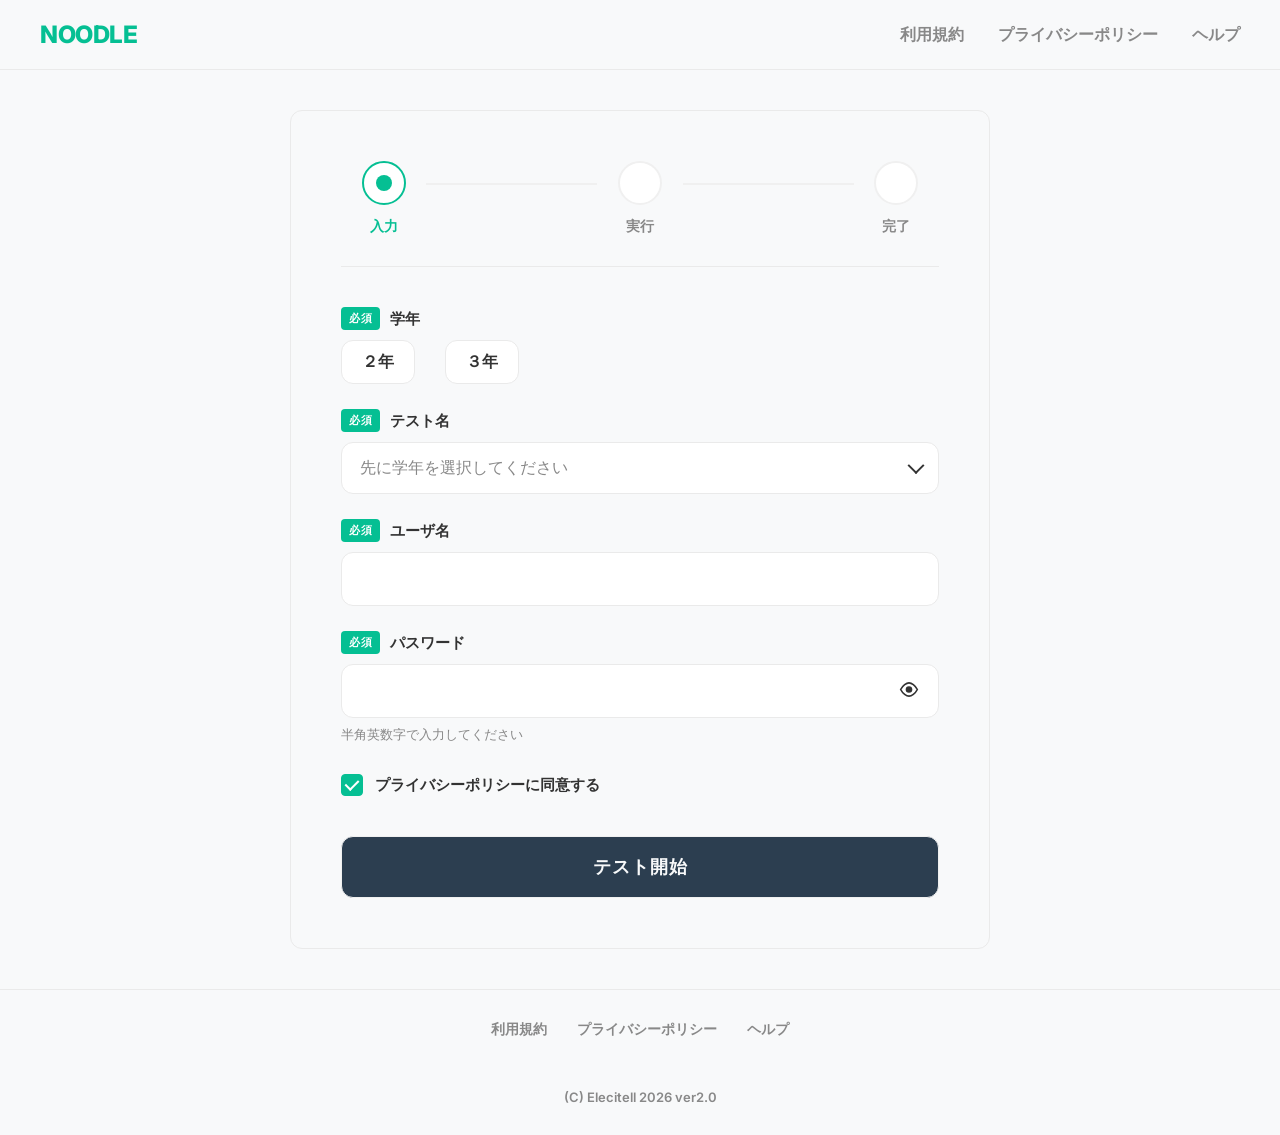
<file: index.html>
<!DOCTYPE html>
<html>

<head>
    <meta charset="UTF-8">
    <meta name="viewport" content="width=device-width, initial-scale=1">
    
    <link rel="stylesheet" href="/test.css">
    <!-- <link rel="stylesheet" href="../static/test.css"> -->

    <link rel="icon" href="data:,">
    <title>noodle</title>
</head>

<body>

    <script>
        document.addEventListener("DOMContentLoaded", function () {

            const togglePassword = document.getElementById("togglePassword");
            const password = document.getElementById("password");

            const startBtn = document.getElementById("startBtn");
            const radioButtons = document.querySelectorAll("input[name='grade']");
            const usernameInput = document.querySelectorAll(".Form-Item-Input")[0];
            const passwordInput = document.querySelectorAll(".Form-Item-Input")[1];
            const policyCheck = document.querySelector(".checkboxItem input");

            // パスワード表示切替
            togglePassword.addEventListener("click", function () {
                const isPassword = password.type === "password";
                password.type = isPassword ? "text" : "password";
                this.classList.toggle("closed");
            });

            function validateForm() {
                const gradeSelected = [...radioButtons].some(r => r.checked);
                const testSelected = document.querySelectorAll("#dropdown input[name='testname']:checked").length > 0;
                const usernameFilled = usernameInput.value.trim() !== "";
                const passwordFilled = passwordInput.value.trim() !== "";
                const policyChecked = policyCheck.checked;

                const allValid = gradeSelected && testSelected && usernameFilled && passwordFilled && policyChecked;

                startBtn.disabled = !allValid;
            }

            radioButtons.forEach(r => r.addEventListener("change", validateForm));
            document.querySelectorAll("#dropdown input").forEach(cb => cb.addEventListener("change", validateForm));
            usernameInput.addEventListener("input", validateForm);
            passwordInput.addEventListener("input", validateForm);
            policyCheck.addEventListener("change", validateForm);

            validateForm();

            // startBtn allows native submit when not disabled
        });
    </script>

    <header>
        <a class="logo" href="/">noodle</a>
        <div class="row">
            <a href="/term" class="menu">利用規約</a>
            <a href="/policy" class="menu">プライバシーポリシー</a>
            <a href="/help" class="menu">ヘルプ</a>
        </div>
    </header>

    <main>
        <form class="content" method="POST" action="/run" id="testForm">

            <div class="stepper">
                <div class="step current">
                    <div class="circle"></div>
                    <div class="label">入力</div>
                </div>

                <div class="line"></div>

                <div class="step">
                    <div class="circle"></div>
                    <div class="label">実行</div>
                </div>

                <div class="line"></div>

                <div class="step">
                    <div class="circle"></div>
                    <div class="label">完了</div>
                </div>
            </div>

            <div class="Form-Item">
                <p class="Form-Item-Label">
                    <span class="Form-Item-Label-Required">必須</span>学年
                </p>

                <div class="radio-group">
                    <label>
                        <input type="radio" name="grade" value="0">
                        <span>２年</span>
                    </label>

                    <label>
                        <input type="radio" name="grade" value="1">
                        <span>３年</span>
                    </label>
                </div>
            </div>

            <div class="Form-Item">
                <p class="Form-Item-Label">
                    <span class="Form-Item-Label-Required">必須</span>テスト名
                </p>

                <div class="multi-select">
                    <div class="selected-box" id="selectedBox">
                        <span class="placeholder">先に学年を選択してください</span>
                    </div>

                    <div class="dropdown" id="dropdown" style="display: none;">
                        <!-- 2年生用の選択肢リスト -->
                        <div id="sophomore-list" class="test-list" style="display: none;">
                            <!-- Populated by JS -->
                        </div>

                        <!-- 3年生用の選択肢リスト -->
                        <div id="junior-list" class="test-list" style="display: none;">
                            <!-- Populated by JS -->
                        </div>
                    </div>
                </div>

                <script>
                    const selectedBox = document.getElementById("selectedBox");
                    const dropdown = document.getElementById("dropdown");
                    let allRadios = [];
                    const gradeRadios = document.querySelectorAll("input[name='grade']");
                    const sophomoreList = document.getElementById("sophomore-list");
                    const juniorList = document.getElementById("junior-list");

                    // Function to get currently visible radios based on grade
                    function getVisibleRadios() {
                        const activeList = sophomoreList.style.display === "block" ? sophomoreList :
                            (juniorList.style.display === "block" ? juniorList : null);
                        if (!activeList) return [];
                        return Array.from(activeList.querySelectorAll("input[name='testname']"));
                    }

                    // Handle grade change
                    gradeRadios.forEach(radio => {
                        radio.addEventListener('change', () => {
                            // Reset selections
                            allRadios.forEach(cb => cb.checked = false);

                            if (radio.value === "0") { // Sophomore
                                sophomoreList.style.display = "block";
                                juniorList.style.display = "none";
                                selectedBox.innerHTML = '<span class="placeholder">選択してください</span>';
                            } else if (radio.value === "1") { // Junior
                                sophomoreList.style.display = "none";
                                juniorList.style.display = "block";
                                selectedBox.innerHTML = '<span class="placeholder">選択してください</span>';
                            }

                            // Immediately validate on grade change
                            if (typeof validateForm === "function") validateForm();
                        });
                    });

                    selectedBox.addEventListener("click", () => {
                        // Prevent opening if no grade is selected
                        const gradeSelected = Array.from(gradeRadios).some(r => r.checked);
                        if (!gradeSelected) return;

                        const isOpen = dropdown.style.display === "block";
                        dropdown.style.display = isOpen ? "none" : "block";
                        selectedBox.classList.toggle("open", !isOpen);
                    });

                    function updateSelection() {
                        selectedBox.innerHTML = "";
                        const visibleRadios = getVisibleRadios();
                        const selected = visibleRadios.find(cb => cb.checked);

                        if (!selected) {
                            selectedBox.innerHTML = '<span class="placeholder">選択してください</span>';
                            return;
                        }

                        const tag = document.createElement("div");
                        tag.className = "tag";
                        tag.innerHTML = `${selected.value} <button type="button">&times;</button>`;

                        tag.querySelector("button").addEventListener("click", (e) => {
                            e.stopPropagation();
                            selected.checked = false;
                            updateSelection();
                            if (typeof validateForm === "function") validateForm();
                        });

                        selectedBox.appendChild(tag);
                        
                        // Close dropdown on select single item
                        dropdown.style.display = "none";
                        selectedBox.classList.remove("open");
                    }

                    // Event delegation for radio button changes
                    dropdown.addEventListener("change", (e) => {
                        if (e.target && e.target.name === "testname") {
                            updateSelection();
                            if (typeof validateForm === "function") validateForm();
                        }
                    });

                    // Fetch tests from API and populate the lists
                    async function loadTests() {
                        try {
                            const res = await fetch('https://raw.githubusercontent.com/heno-mohejirou/noodle/main/tests.json');
                            const data = await res.json();
                            
                            const sophoList = document.getElementById("sophomore-list");
                            data.sophomore_tests.forEach((test, idx) => {
                                const label = document.createElement("label");
                                label.htmlFor = `sopho-${idx}`;
                                label.innerHTML = `<input type="radio" id="sopho-${idx}" name="testname" class="radio" value="${test}">${test}`;
                                sophoList.appendChild(label);
                            });

                            const junList = document.getElementById("junior-list");
                            data.junior_tests.forEach((test, idx) => {
                                const label = document.createElement("label");
                                label.htmlFor = `jun-${idx}`;
                                label.innerHTML = `<input type="radio" id="jun-${idx}" name="testname" class="radio" value="${test}">${test}`;
                                junList.appendChild(label);
                            });

                            // Validate immediately in case layout shifts
                            if (typeof validateForm === "function") validateForm();
                        } catch (e) {
                            console.error("Error loading tests:", e);
                        }
                    }
                    
                    document.addEventListener("DOMContentLoaded", loadTests);
                </script>
            </div>

            <div class="Form-Item">
                <p class="Form-Item-Label">
                    <span class="Form-Item-Label-Required">必須</span>ユーザ名
                </p>
                <input type="text" name="username" class="Form-Item-Input">
            </div>

            <div class="Form-Item">
                <p class="Form-Item-Label">
                    <span class="Form-Item-Label-Required">必須</span>
                    パスワード
                </p>

                <div class="password-wrapper">
                    <input type="password" name="password" class="Form-Item-Input" id="password">

                    <button type="button" class="toggle-password" id="togglePassword">
                        <svg viewBox="0 0 24 24" class="eye-icon">
                            <!-- 目の外側 -->
                            <path d="M2 12C4.5 7 9 4 12 4s7.5 3 10 8c-2.5 5-7 8-10 8s-7.5-3-10-8z" />
                            <!-- 黒目 -->
                            <circle cx="12" cy="12" r="3" />
                            <!-- 閉じる線 -->
                            <line x1="4" y1="4" x2="20" y2="20" class="eye-slash" />
                        </svg>
                    </button>
                </div>

                <div class="note">
                    半角英数字で入力してください
                </div>
            </div>

            <label class="checkboxItem">
                <input type="checkbox" name="policy_agree" value="選択肢1" class="checkbox" checked />
                プライバシーポリシーに同意する
            </label>

            <div class="button-wrapper">
                <button type="submit" class="Form-Btn" id="startBtn">
                    テスト開始
                </button>
            </div>

        </form>
        
        <script>
            document.getElementById("testForm").addEventListener("submit", async function(e) {
                e.preventDefault();

                const formData = new FormData(this);

                const payload = {
                    grade: formData.get("grade"),
                    testname: formData.getAll("testname"),
                    username: formData.get("username"),
                    password: formData.get("password")
                };

                console.log("送信データ:", payload);

                try {
                    const res = await fetch("https://my-worker.syousei-syousei-06-25.workers.dev/api", {
                        method: "POST",
                        headers: {
                            "Content-Type": "application/json"
                        },
                        body: JSON.stringify(payload)
                    });

                    console.log("レスポンス受信");

                    const data = await res.json();
                    console.log("data:", data);

                    // 🔥 statusで分岐
                    if (data.status === "loading") {
                        location.href = "/load.html?username=" + payload.username;
                    } 
                    else if (data.status === "congestion") {
                        location.href = "/congestion.html";
                    } 
                    else if (data.status === "free") {
                        location.href = "/free.html";
                    } 
                    else {
                        location.href = "/error.html";
                    }

                } catch(e) {
                    console.error(e);
                    alert("通信エラー: " + e.message);
                }
            });
        </script>
    </main>

    <footer>
        <div class="row">
            <a href="/term" class="menu">利用規約</a>
            <a href="/policy" class="menu">プライバシーポリシー</a>
            <a href="/help" class="menu">ヘルプ</a>
            <p>(C) Elecitell 2026 ver2.0</p>
        </div>
    </footer>

</body>

</html>
</file>
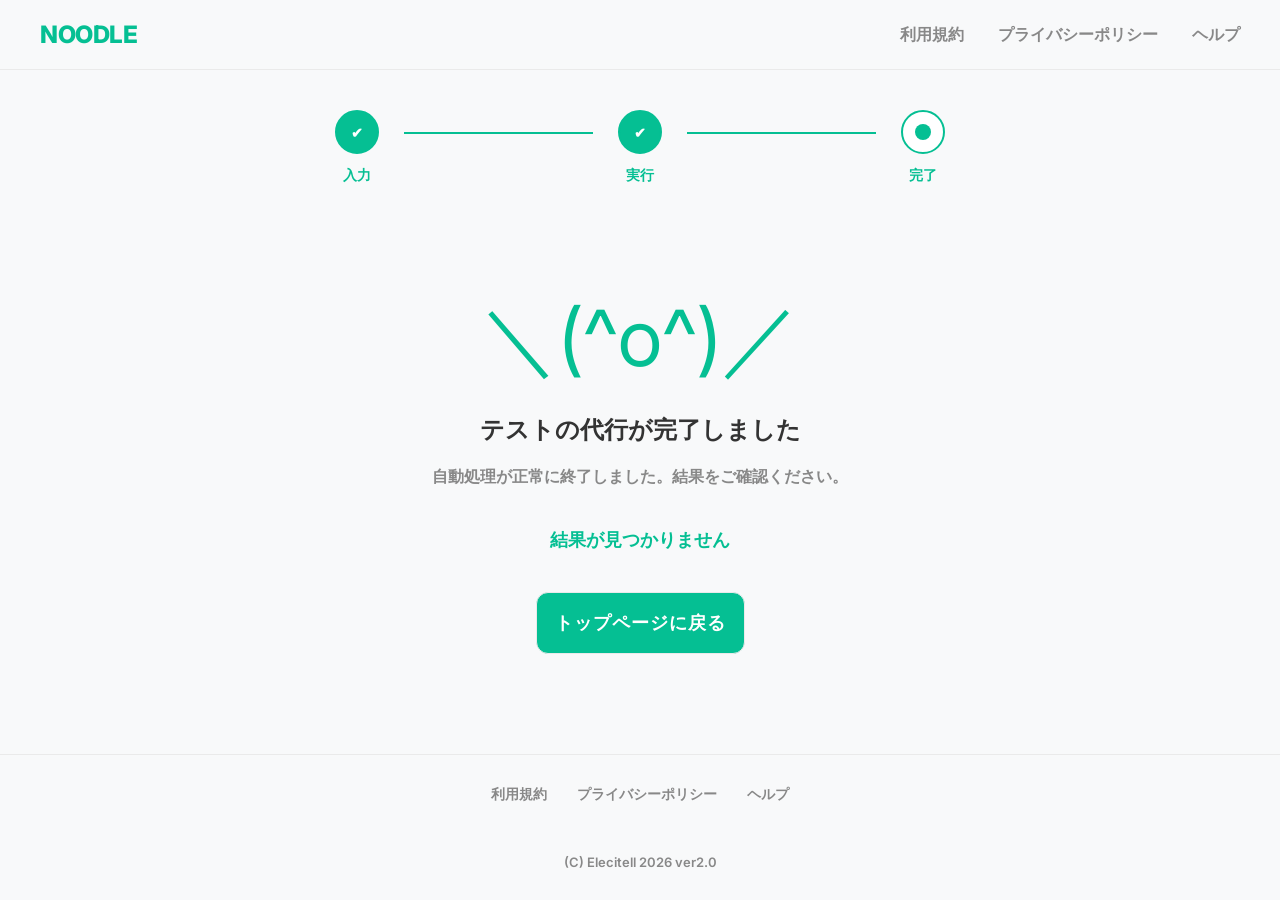
<file: complet.html>
<!DOCTYPE html>
<html>

<head>
    <meta charset="UTF-8">
    <meta name="viewport" content="width=device-width, initial-scale=1">

    <link rel="stylesheet" href="/load.css">
    <link rel="icon" href="data:,">

    <title>noodle - 完了</title>

    <style>
        .success-container {
            text-align: center;
            padding: 60px 20px;
        }

        .success-icon {
            font-size: 80px;
            color: var(--primary);
            margin-bottom: 20px;
            animation: scaleUp 0.5s ease;
        }

        .success-message {
            font-size: 24px;
            font-weight: 800;
            color: var(--text-main);
            margin-bottom: 20px;
        }

        #result {
            margin-top: 20px;
            font-weight: bold;
            color: var(--primary);
            font-size: 18px;
            word-break: break-all;
        }

        @keyframes scaleUp {
            0% {
                transform: scale(0);
                opacity: 0;
            }

            80% {
                transform: scale(1.2);
                opacity: 1;
            }

            100% {
                transform: scale(1);
                opacity: 1;
            }
        }
    </style>
</head>

<body>
    <header>
        <a class="logo" href="/">noodle</a>
        <div class="row">
            <a href="/term" class="menu">利用規約</a>
            <a href="/policy" class="menu">プライバシーポリシー</a>
            <a href="/help" class="menu">ヘルプ</a>
        </div>
    </header>

    <div class="content">
        <div class="stepper">
            <div class="step completed">
                <div class="circle">✔</div>
                <div class="label">入力</div>
            </div>

            <div class="line completed"></div>

            <div class="step completed">
                <div class="circle">✔</div>
                <div class="label">実行</div>
            </div>

            <div class="line completed"></div>

            <div class="step current">
                <div class="circle"></div>
                <div class="label">完了</div>
            </div>
        </div>
    </div>

    <main>
        <div class="success-icon">
            ＼(^o^)／
        </div>

        <div class="success-message">
            テストの代行が完了しました
        </div>

        <p style="color: var(--text-muted); margin-bottom: 20px; font-weight: 600;">
            自動処理が正常に終了しました。結果をご確認ください。
        </p>

        <!-- 🔥 結果表示 -->
        <div id="result">読み込み中...</div>

        <div class="button-wrapper">
            <a class="Form-Btn" href="/" style="text-align: center; display: block; text-decoration: none;">
                トップページに戻る
            </a>
        </div>

        <script>
            const resultEl = document.getElementById("result");

            // sessionStorageから取得
            const result = sessionStorage.getItem("result");

            if (result) {
                // 改行対応
                resultEl.innerHTML = result.replace(/\n/g, "<br>");

                // 一度表示したら削除（セキュリティ）
                sessionStorage.removeItem("result");

            } else {
                resultEl.textContent = "結果が見つかりません";
            }
        </script>
    </main>

    <footer>
        <div class="row">
            <a href="/term" class="menu">利用規約</a>
            <a href="/policy" class="menu">プライバシーポリシー</a>
            <a href="/help" class="menu">ヘルプ</a>
            <p>(C) Elecitell 2026 ver2.0</p>
        </div>
    </footer>
</body>

</html>
</file>
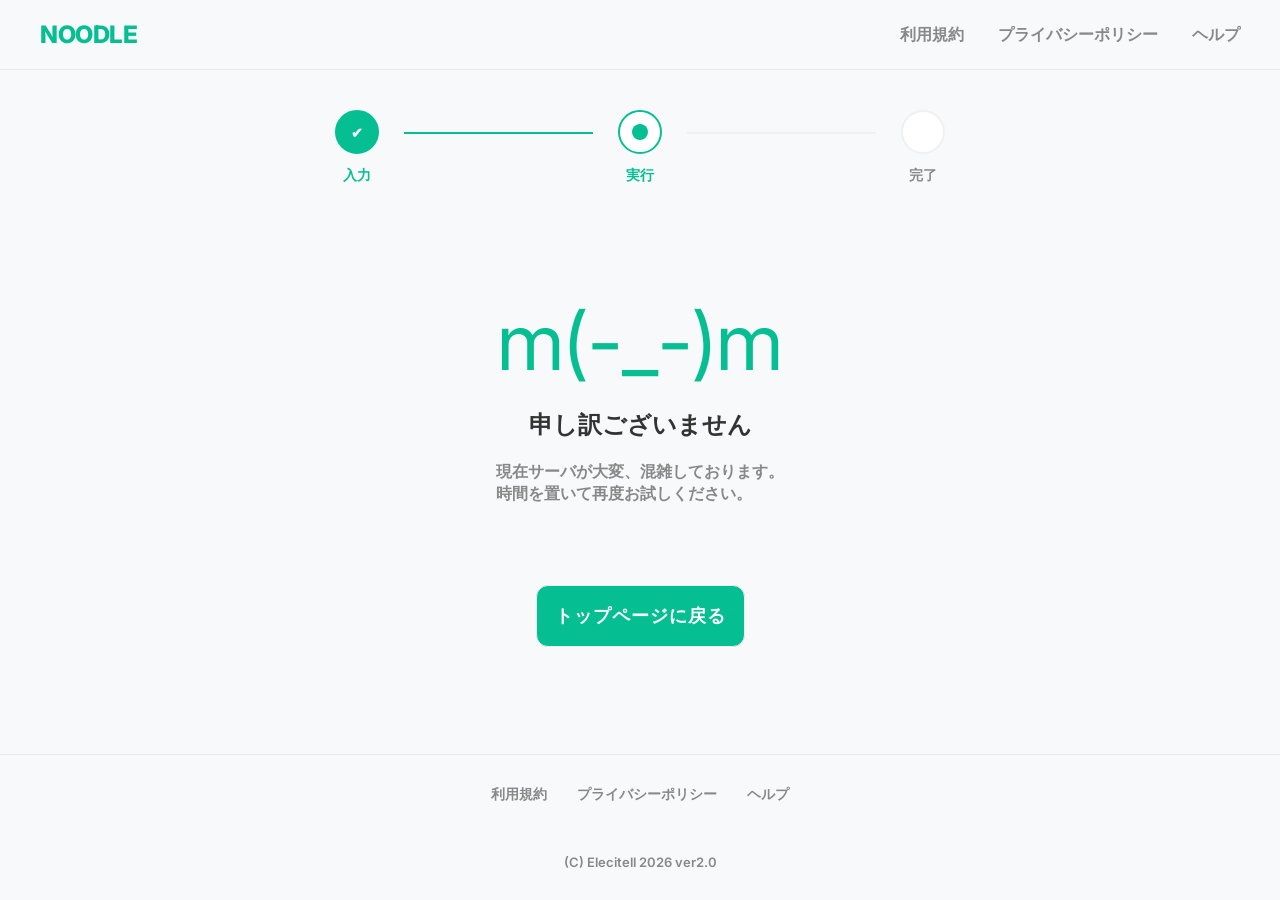
<file: congestion.html>
<!DOCTYPE html>
<html>

<head>
    <meta charset="UTF-8">
    <meta name="viewport" content="width=device-width, initial-scale=1">

    <link rel="stylesheet" href="/load.css">
    <!-- <link rel="stylesheet" href="../static/load.css"> -->

    <link rel="icon" href="data:,">

    <title>noodle</title>

    <style>
        .success-container {
            text-align: center;
            padding: 60px 20px;
        }

        .success-icon {
            font-size: 80px;
            color: var(--primary);
            margin-bottom: 20px;
            animation: scaleUp 0.5s ease;
        }

        .success-message {
            font-size: 24px;
            font-weight: 800;
            color: var(--text-main);
            margin-bottom: 20px;
        }

        @keyframes scaleUp {
            0% {
                transform: scale(0);
                opacity: 0;
            }

            80% {
                transform: scale(1.2);
                opacity: 1;
            }

            100% {
                transform: scale(1);
                opacity: 1;
            }
        }
    </style>
</head>

<body>
    <header>
        <a class="logo" href="/">noodle</a>
        <div class="row">
            <a href="/term" class="menu">利用規約</a>
            <a href="/policy" class="menu">プライバシーポリシー</a>
            <a href="/help" class="menu">ヘルプ</a>
        </div>
    </header>

    <div class="content">
        <div class="stepper">
            <div class="step completed">
                <div class="circle">✔</div>
                <div class="label">入力</div>
            </div>

            <div class="line completed"></div>

            <div class="step current">
                <div class="circle"></div>
                <div class="label">実行</div>
            </div>

            <div class="line"></div>

            <div class="step">
                <div class="circle"></div>
                <div class="label">完了</div>
            </div>
        </div>
    </div>

    <main>
        <div class="success-icon">
            m(-_-)m
        </div>

        <div class="success-message">
            申し訳ございません
        </div>

        <p style="color: var(--text-muted); margin-bottom: 40px; font-weight: 600;">
            現在サーバが大変、混雑しております。<br>
            時間を置いて再度お試しください。
        </p>

        <div class="button-wrapper">
            <a class="Form-Btn" href="/"
                style="text-align: center; display: block; text-decoration: none;">トップページに戻る</a>
        </div> 
    </main>

    <footer>
        <div class="row">
            <a href="/term" class="menu">利用規約</a>
            <a href="/policy" class="menu">プライバシーポリシー</a>
            <a href="/help" class="menu">ヘルプ</a>
            <p>(C) Elecitell 2026 ver2.0</p>
        </div>
    </footer>
</body>

</html>
</file>
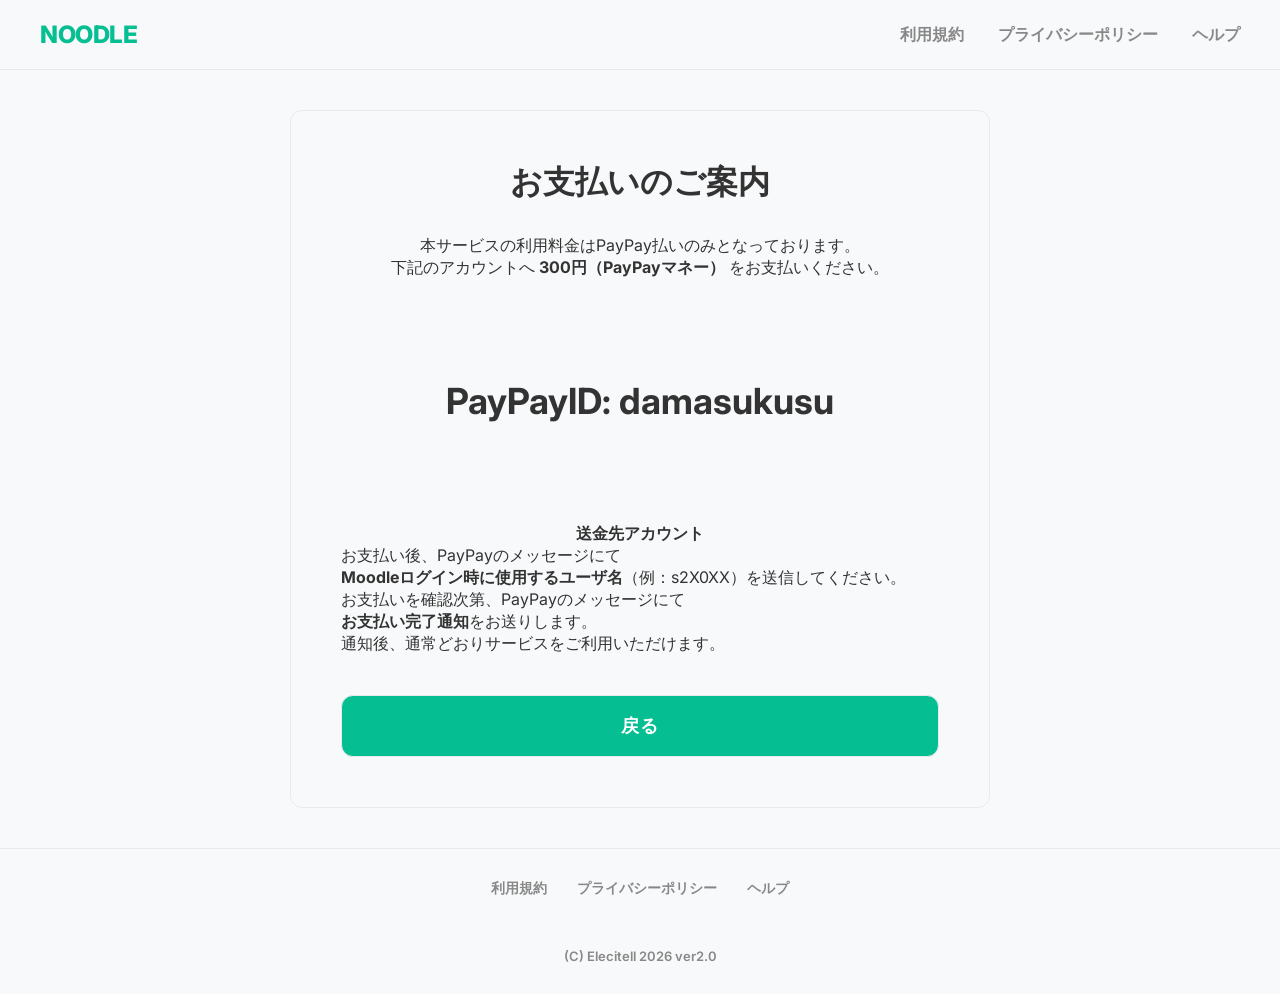
<file: free.html>
<!DOCTYPE html>
<html>

<head>
    <meta charset="UTF-8">
    <meta name="viewport" content="width=device-width, initial-scale=1">
    <style>
    .qr {
        margin: 20px 0;
    }

    img {
        font-size: 70;
    }
    </style>

    <!-- CSS読み込み -->
    <link rel="stylesheet" href="/term.css">
    <!-- <link rel="stylesheet" href="../static/term.css"> -->

    <link rel="icon" href="data:,">

    <title>noodle</title>
</head>

<body>
    <header>
        <a class="logo" href="/">noodle</a>
        <div class="row">
            <a href="/term" class="menu">利用規約</a>
            <a href="/policy" class="menu">プライバシーポリシー</a>
            <a href="/help" class="menu">ヘルプ</a>
        </div>
    </header>

    <main>
        <div class="content">
            <h1 style="text-align: center; margin-bottom: 30px; color: var(--text-main);">お支払いのご案内</h1>

            <p style="text-align: center;">
            本サービスの利用料金はPayPay払いのみとなっております。<br>
            下記のアカウントへ <strong>300円（PayPayマネー）</strong> をお支払いください。
            </p>

            <p style="font-size: 36px; font-weight: bold; text-align: center; margin: 100px 0;">
                PayPayID: damasukusu
            </p>

            <p style="text-align: center;">
                <strong>送金先アカウント</strong>
                <br>
            </p>

            <p>
            お支払い後、PayPayのメッセージにて<br>
            <strong>Moodleログイン時に使用するユーザ名</strong>（例：s2X0XX）を送信してください。
            </p>

            <p>
            お支払いを確認次第、PayPayのメッセージにて<br>
            <strong>お支払い完了通知</strong>をお送りします。<br>
            </p>

            <p>
            通知後、通常どおりサービスをご利用いただけます。
            </p>

            <div class="button-wrapper">
                <a class="Form-Btn" href="/"
                    style="text-align: center; display: block; text-decoration: none;">戻る</a>
            </div>
        </div>
    </main>

    <footer>
        <div class="row">
            <a href="/term" class="menu">利用規約</a>
            <a href="/policy" class="menu">プライバシーポリシー</a>
            <a href="/help" class="menu">ヘルプ</a>
            <p>(C) Elecitell 2026 ver2.0</p>
        </div>
    </footer>

</body>

</html>
</file>
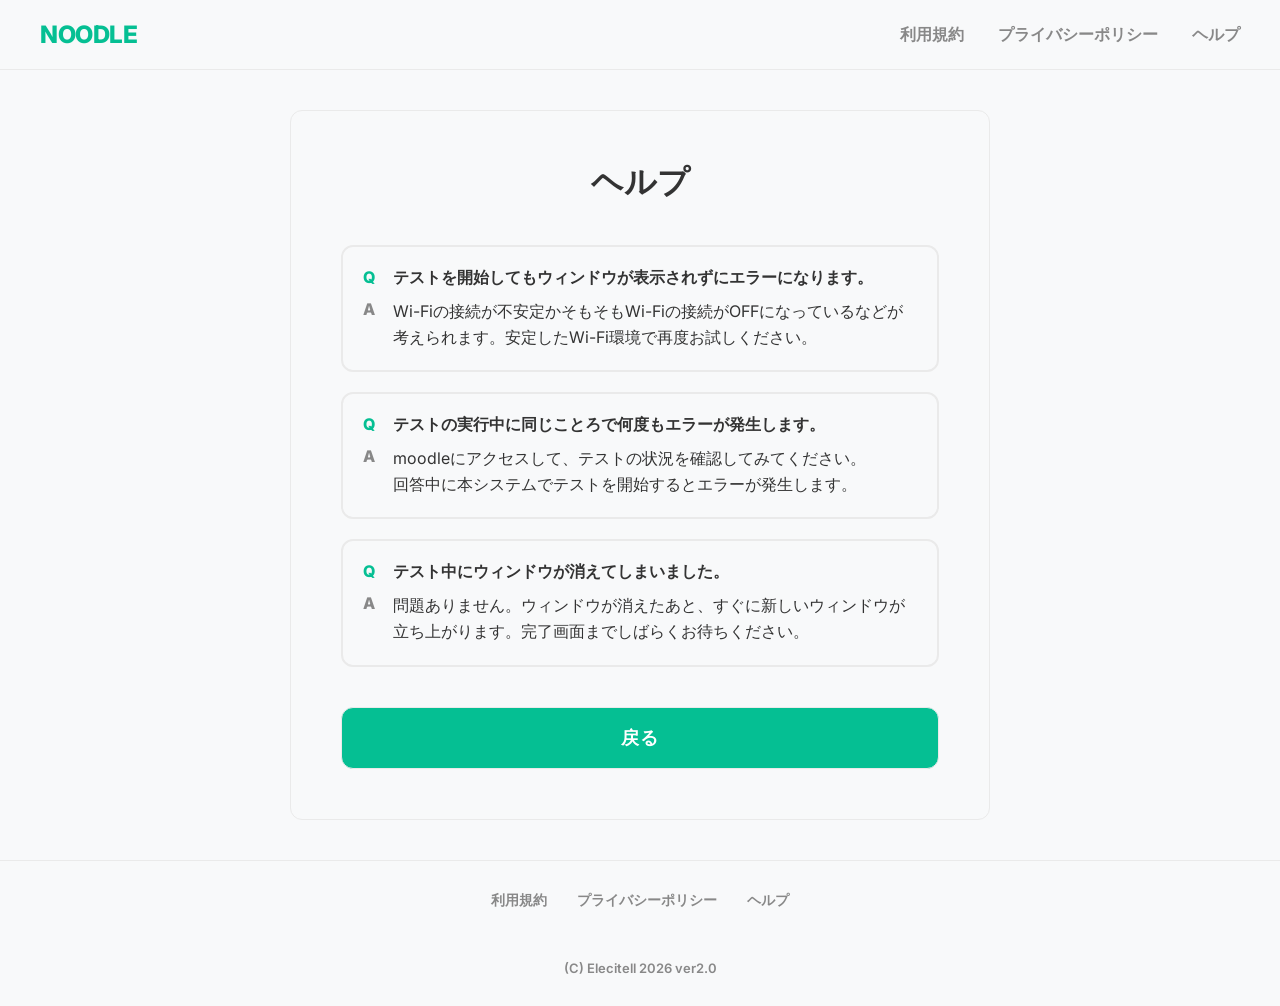
<file: help.html>
<!DOCTYPE html>
<html>

<head>
    <meta charset="UTF-8">
    <meta name="viewport" content="width=device-width, initial-scale=1">

    <link rel="stylesheet" href="/help.css">
    <!-- <link rel="stylesheet" href="../static/help.css"> -->

    <link rel="icon" href="data:,">

    <title>noodle</title>
</head>

<body>
    <header>
        <a class="logo" href="/">noodle</a>
        <div class="row">
            <a href="/term" class="menu">利用規約</a>
            <a href="/policy" class="menu">プライバシーポリシー</a>
            <a href="/help" class="menu">ヘルプ</a>
        </div>
    </header>

    <main>
        <div class="content">
            <h1 style="text-align: center; margin-bottom: 40px; color: var(--text-main);">ヘルプ</h1>

            <div class="Form-Item"
                style="margin-bottom: 20px; padding: 20px; border: 2px solid var(--border-color); background: var(--bg-color); border-radius: var(--radius);">
                <div style="display: flex; align-items: flex-start; margin-bottom: 10px;">
                    <div style="min-width: 30px; font-weight: 800; color: var(--primary);">Q</div>
                    <div style="font-weight: 800;">テストを開始してもウィンドウが表示されずにエラーになります。</div>
                </div>

                <div style="display: flex; align-items: flex-start;">
                    <div style="min-width: 30px; font-weight: 800; color: var(--text-muted);">A</div>
                    <div style="color: var(--text-main); line-height: 1.6;">
                        Wi-Fiの接続が不安定かそもそもWi-Fiの接続がOFFになっているなどが考えられます。安定したWi-Fi環境で再度お試しください。
                    </div>
                </div>
            </div>

            <div class="Form-Item"
                style="margin-bottom: 20px; padding: 20px; border: 2px solid var(--border-color); background: var(--bg-color); border-radius: var(--radius);">
                <div style="display: flex; align-items: flex-start; margin-bottom: 10px;">
                    <div style="min-width: 30px; font-weight: 800; color: var(--primary);">Q</div>
                    <div style="font-weight: 800;">テストの実行中に同じことろで何度もエラーが発生します。</div>
                </div>

                <div style="display: flex; align-items: flex-start;">
                    <div style="min-width: 30px; font-weight: 800; color: var(--text-muted);">A</div>
                    <div style="color: var(--text-main); line-height: 1.6;">
                        moodleにアクセスして、テストの状況を確認してみてください。<br>回答中に本システムでテストを開始するとエラーが発生します。
                    </div>
                </div>
            </div>

            <div class="Form-Item"
                style="margin-bottom: 40px; padding: 20px; border: 2px solid var(--border-color); background: var(--bg-color); border-radius: var(--radius);">
                <div style="display: flex; align-items: flex-start; margin-bottom: 10px;">
                    <div style="min-width: 30px; font-weight: 800; color: var(--primary);">Q</div>
                    <div style="font-weight: 800;">テスト中にウィンドウが消えてしまいました。</div>
                </div>

                <div style="display: flex; align-items: flex-start;">
                    <div style="min-width: 30px; font-weight: 800; color: var(--text-muted);">A</div>
                    <div style="color: var(--text-main); line-height: 1.6;">
                        問題ありません。ウィンドウが消えたあと、すぐに新しいウィンドウが立ち上がります。完了画面までしばらくお待ちください。
                    </div>
                </div>
            </div>

            <div class="button-wrapper">
                <a class="Form-Btn" href="/" style="text-align: center; display: block; text-decoration: none;">戻る</a>
            </div>
        </div>

    </main>

    <footer>
        <div class="row">
            <a href="/term" class="menu">利用規約</a>
            <a href="/policy" class="menu">プライバシーポリシー</a>
            <a href="/help" class="menu">ヘルプ</a>
            <p>(C) Elecitell 2026 ver2.0</p>
        </div>
    </footer>

</body>

</html>
</file>
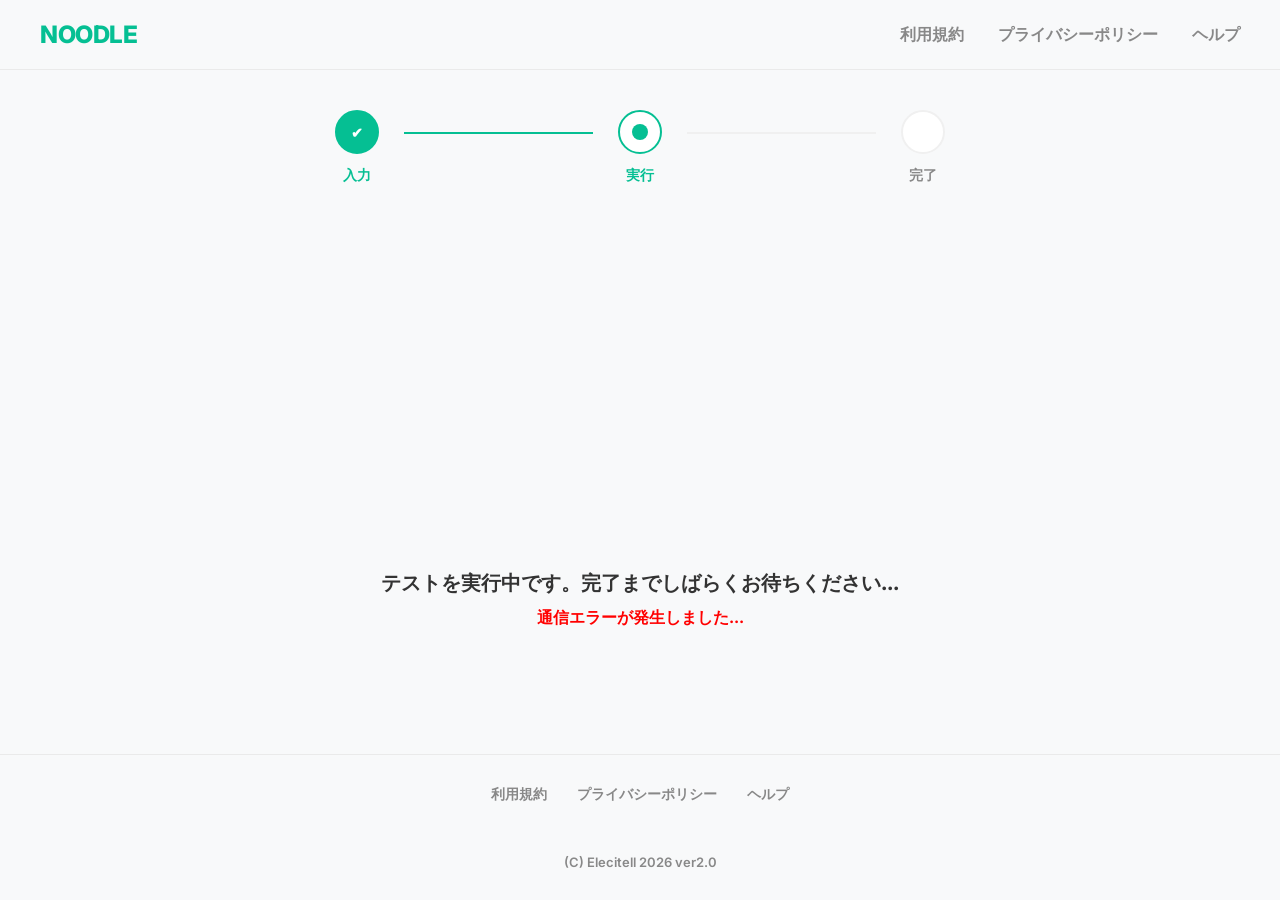
<file: load.html>
<!DOCTYPE html>
<html>

<head>
    <meta charset="UTF-8">
    <meta name="viewport" content="width=device-width, initial-scale=1">

    <link rel="stylesheet" href="/load.css">
    <!-- <link rel="stylesheet" href="../static/load.css"> -->

    <link rel="icon" href="data:,">

    <title>noodle</title>
</head>

<body>
    <header>
        <a class="logo" href="/">noodle</a>
        <div class="row">
            <a href="/term" class="menu">利用規約</a>
            <a href="/policy" class="menu">プライバシーポリシー</a>
            <a href="/help" class="menu">ヘルプ</a>
        </div>
    </header>

    <div class="content">
        <div class="stepper">
            <div class="step completed">
                <div class="circle">✔</div>
                <div class="label">入力</div>
            </div>

            <div class="line completed"></div>

            <div class="step current">
                <div class="circle"></div>
                <div class="label">実行</div>
            </div>

            <div class="line"></div>

            <div class="step">
                <div class="circle"></div>
                <div class="label">完了</div>
            </div>
        </div>
    </div>

    <main>
        <div class="loader"></div>
        <h1>テストを実行中です。完了までしばらくお待ちください...</h1>
        <div id="statusMessage" style="text-align: center; color: var(--text-main); font-weight: bold; margin-top: 10px;">
            ステータスを確認しています...</div>

        <script>
        const params = new URLSearchParams(location.search);
        const username = params.get("username");

        const statusMessage = document.getElementById("statusMessage");

        async function check() {
            try {
                const res = await fetch(
                    "https://server-test-8sqi.onrender.com/result?username=" + username
                );

                const data = await res.json();

                if (data.done) {

                    sessionStorage.setItem("result", data.result);

                    if (data.result && (data.result.toLowerCase().includes("error") || data.result.includes("エラー"))) {
                        window.location.href = "/error.html";
                    } else {
                        window.location.href = "/complet.html";
                    }

                } else {
                    statusMessage.textContent = "処理中です...";
                    setTimeout(check, 2000);
                }

            } catch (error) {
                console.error("通信エラー:", error);
                statusMessage.textContent = "通信エラーが発生しました...";
                statusMessage.style.color = "red";
            }
        }

        // 初回実行
        check();
        </script>
    </main>

    <footer>
        <div class="row">
            <a href="/term" class="menu">利用規約</a>
            <a href="/policy" class="menu">プライバシーポリシー</a>
            <a href="/help" class="menu">ヘルプ</a>
            <p>(C) Elecitell 2026 ver2.0</p>
        </div>
    </footer>

</body>

</html>
</file>
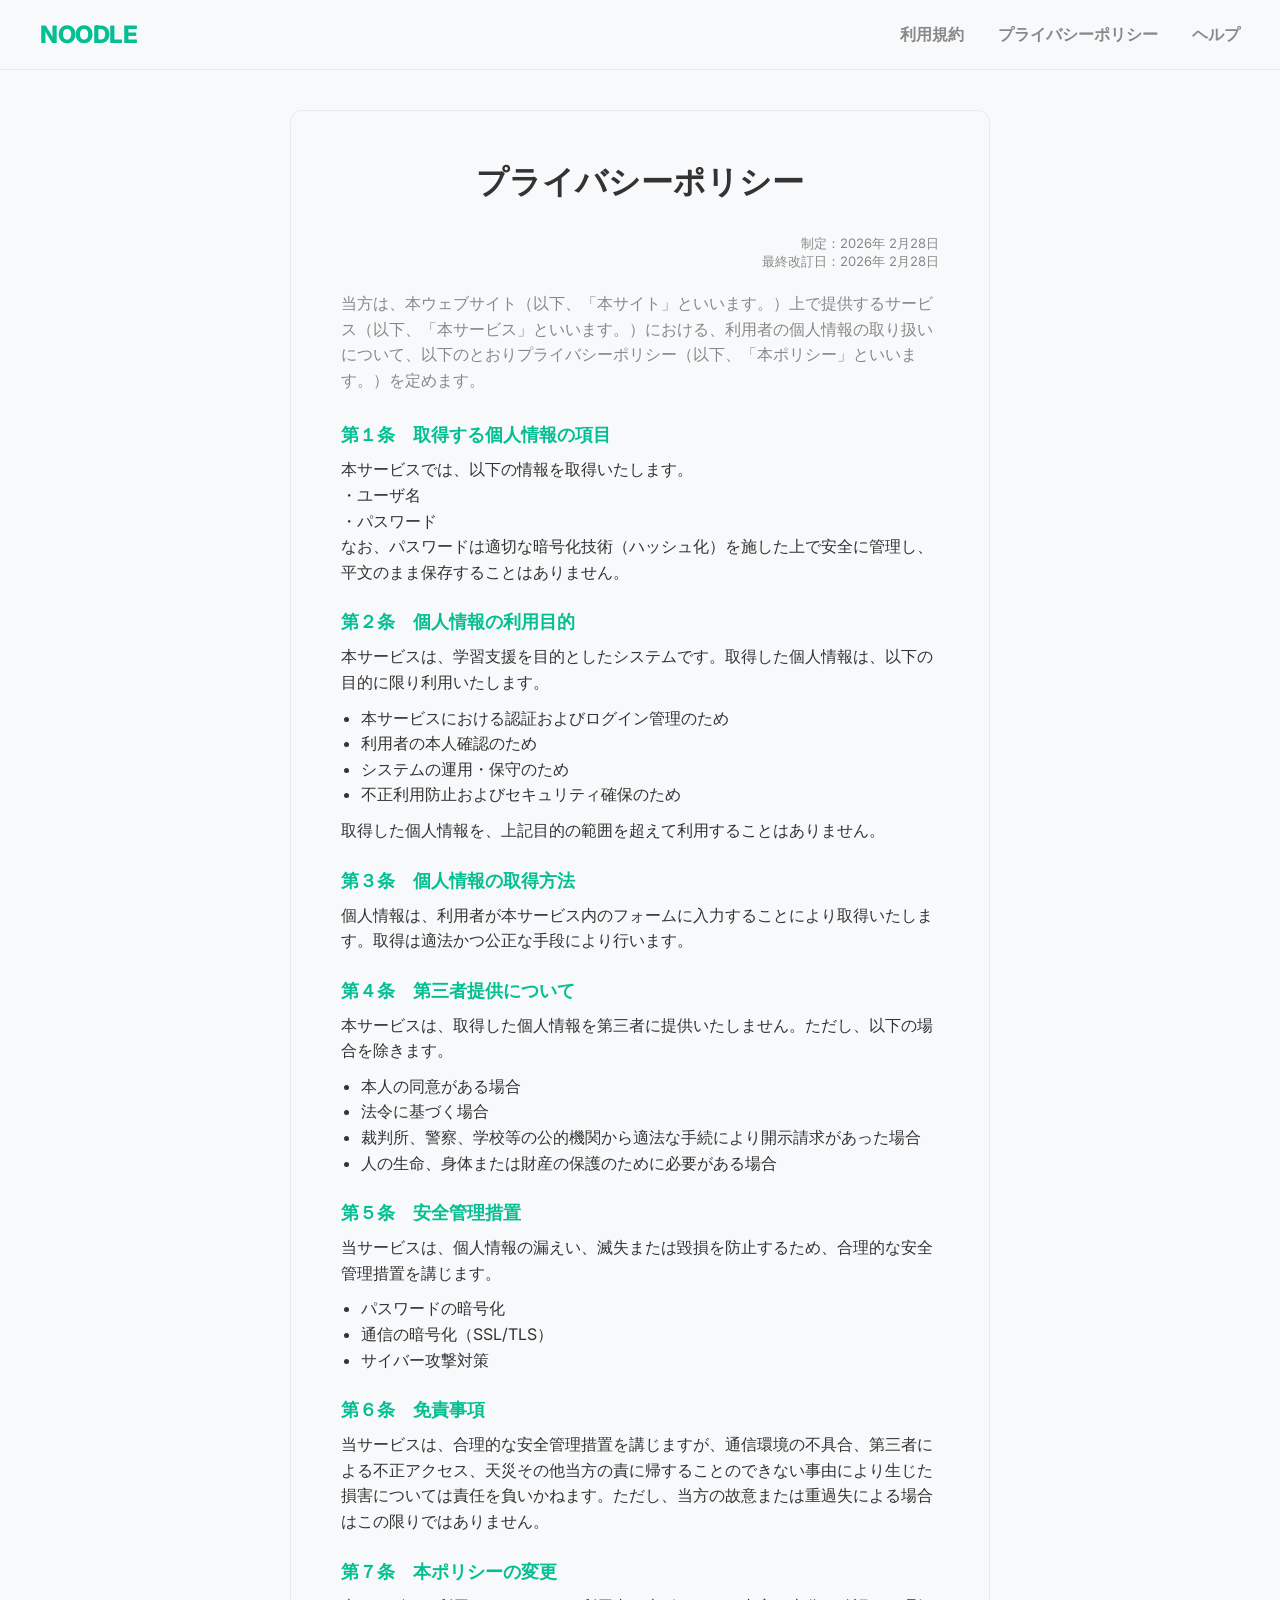
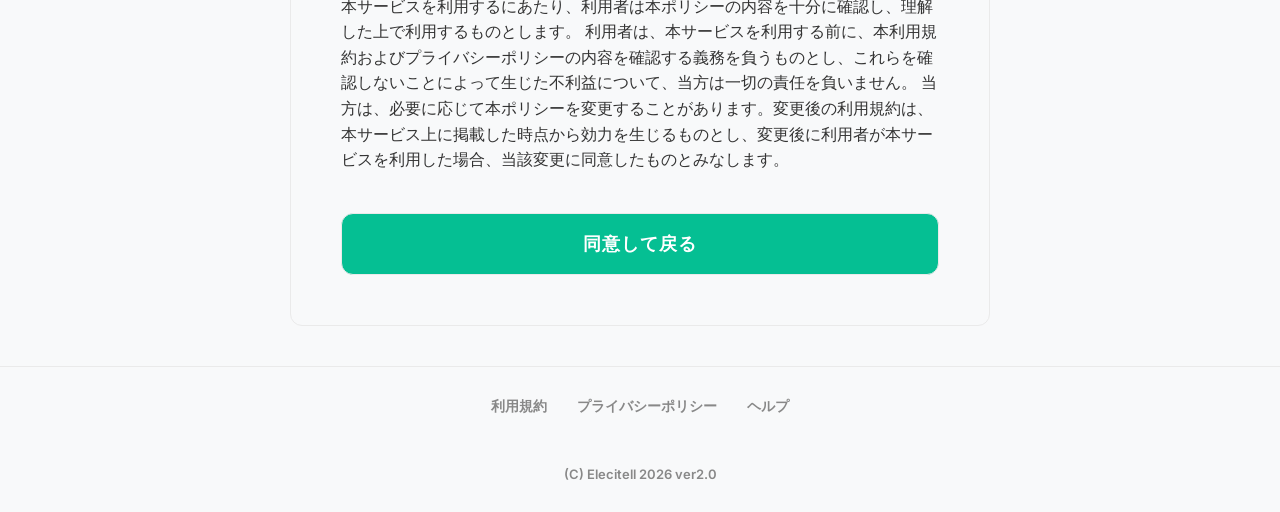
<file: policy.html>
<!DOCTYPE html>
<html>

<head>
    <meta charset="UTF-8">
    <meta name="viewport" content="width=device-width, initial-scale=1">

    <!-- CSS読み込み -->
    <link rel="stylesheet" href="/term.css">
    <!-- <link rel="stylesheet" href="../static/term.css"> -->

    <link rel="icon" href="data:,">

    <title>noodle</title>
</head>

<body>
    <header>
        <a class="logo" href="/">noodle</a>
        <div class="row">
            <a href="/term" class="menu">利用規約</a>
            <a href="/policy" class="menu">プライバシーポリシー</a>
            <a href="/help" class="menu">ヘルプ</a>
        </div>
    </header>

    <main>
        <div class="content">
            <h1 style="text-align: center; margin-bottom: 30px; color: var(--text-main);">プライバシーポリシー</h1>

            <div class="year"
                style="text-align: right; color: var(--text-muted); font-size: 13px; margin-bottom: 20px;">
                <p>
                    制定：2026年 2月28日<br>最終改訂日：2026年 2月28日
                </p>
            </div>

            <p style="margin-bottom: 30px; line-height: 1.6; color: var(--text-muted);">
                当方は、本ウェブサイト（以下、「本サイト」といいます。）上で提供するサービス（以下、「本サービス」といいます。）における、利用者の個人情報の取り扱いについて、以下のとおりプライバシーポリシー（以下、「本ポリシー」といいます。）を定めます。
            </p>

            <h2 style="font-size: 18px; margin-bottom: 10px; color: var(--primary);">第１条　取得する個人情報の項目</h2>
            <p style="margin-bottom: 25px; line-height: 1.6; color: var(--text-main);">
                本サービスでは、以下の情報を取得いたします。<br>
                ・ユーザ名<br>
                ・パスワード<br>
                なお、パスワードは適切な暗号化技術（ハッシュ化）を施した上で安全に管理し、平文のまま保存することはありません。
            </p>

            <h2 style="font-size: 18px; margin-bottom: 10px; color: var(--primary);">第２条　個人情報の利用目的</h2>
            <p style="margin-bottom: 10px; line-height: 1.6; color: var(--text-main);">
                本サービスは、学習支援を目的としたシステムです。取得した個人情報は、以下の目的に限り利用いたします。
            </p>
            <ul style="margin-bottom: 10px; padding-left: 20px; line-height: 1.6; color: var(--text-main);">
                <li>本サービスにおける認証およびログイン管理のため</li>
                <li>利用者の本人確認のため</li>
                <li>システムの運用・保守のため</li>
                <li>不正利用防止およびセキュリティ確保のため</li>
            </ul>
            <p style="margin-bottom: 25px; line-height: 1.6; color: var(--text-main);">
                取得した個人情報を、上記目的の範囲を超えて利用することはありません。
            </p>

            <h2 style="font-size: 18px; margin-bottom: 10px; color: var(--primary);">第３条　個人情報の取得方法</h2>
            <p style="margin-bottom: 25px; line-height: 1.6; color: var(--text-main);">
                個人情報は、利用者が本サービス内のフォームに入力することにより取得いたします。取得は適法かつ公正な手段により行います。
            </p>

            <h2 style="font-size: 18px; margin-bottom: 10px; color: var(--primary);">第４条　第三者提供について</h2>
            <p style="margin-bottom: 10px; line-height: 1.6; color: var(--text-main);">
                本サービスは、取得した個人情報を第三者に提供いたしません。ただし、以下の場合を除きます。
            </p>
            <ul style="margin-bottom: 25px; padding-left: 20px; line-height: 1.6; color: var(--text-main);">
                <li>本人の同意がある場合</li>
                <li>法令に基づく場合</li>
                <li>裁判所、警察、学校等の公的機関から適法な手続により開示請求があった場合</li>
                <li>人の生命、身体または財産の保護のために必要がある場合</li>
            </ul>

            <h2 style="font-size: 18px; margin-bottom: 10px; color: var(--primary);">第５条　安全管理措置</h2>
            <p style="margin-bottom: 10px; line-height: 1.6; color: var(--text-main);">
                当サービスは、個人情報の漏えい、滅失または毀損を防止するため、合理的な安全管理措置を講じます。
            </p>
            <ul style="margin-bottom: 25px; padding-left: 20px; line-height: 1.6; color: var(--text-main);">
                <li>パスワードの暗号化</li>
                <li>通信の暗号化（SSL/TLS）</li>
                <li>サイバー攻撃対策</li>
            </ul>

            <h2 style="font-size: 18px; margin-bottom: 10px; color: var(--primary);">第６条　免責事項</h2>
            <p style="margin-bottom: 25px; line-height: 1.6; color: var(--text-main);">
                当サービスは、合理的な安全管理措置を講じますが、通信環境の不具合、第三者による不正アクセス、天災その他当方の責に帰することのできない事由により生じた損害については責任を負いかねます。ただし、当方の故意または重過失による場合はこの限りではありません。
            </p>

            <h2 style="font-size: 18px; margin-bottom: 10px; color: var(--primary);">第７条　本ポリシーの変更</h2>
            <p style="margin-bottom: 25px; line-height: 1.6; color: var(--text-main);">
                本サービスを利用するにあたり、利用者は本ポリシーの内容を十分に確認し、理解した上で利用するものとします。
                利用者は、本サービスを利用する前に、本利用規約およびプライバシーポリシーの内容を確認する義務を負うものとし、これらを確認しないことによって生じた不利益について、当方は一切の責任を負いません。
                当方は、必要に応じて本ポリシーを変更することがあります。変更後の利用規約は、本サービス上に掲載した時点から効力を生じるものとし、変更後に利用者が本サービスを利用した場合、当該変更に同意したものとみなします。
            </p>

            <div class="button-wrapper">
                <a class="Form-Btn" href="/"
                    style="text-align: center; display: block; text-decoration: none;">同意して戻る</a>
            </div>
        </div>
    </main>

    <footer>
        <div class="row">
            <a href="/term" class="menu">利用規約</a>
            <a href="/policy" class="menu">プライバシーポリシー</a>
            <a href="/help" class="menu">ヘルプ</a>
            <p>(C) Elecitell 2026 ver2.0</p>
        </div>
    </footer>

</body>

</html>
</file>
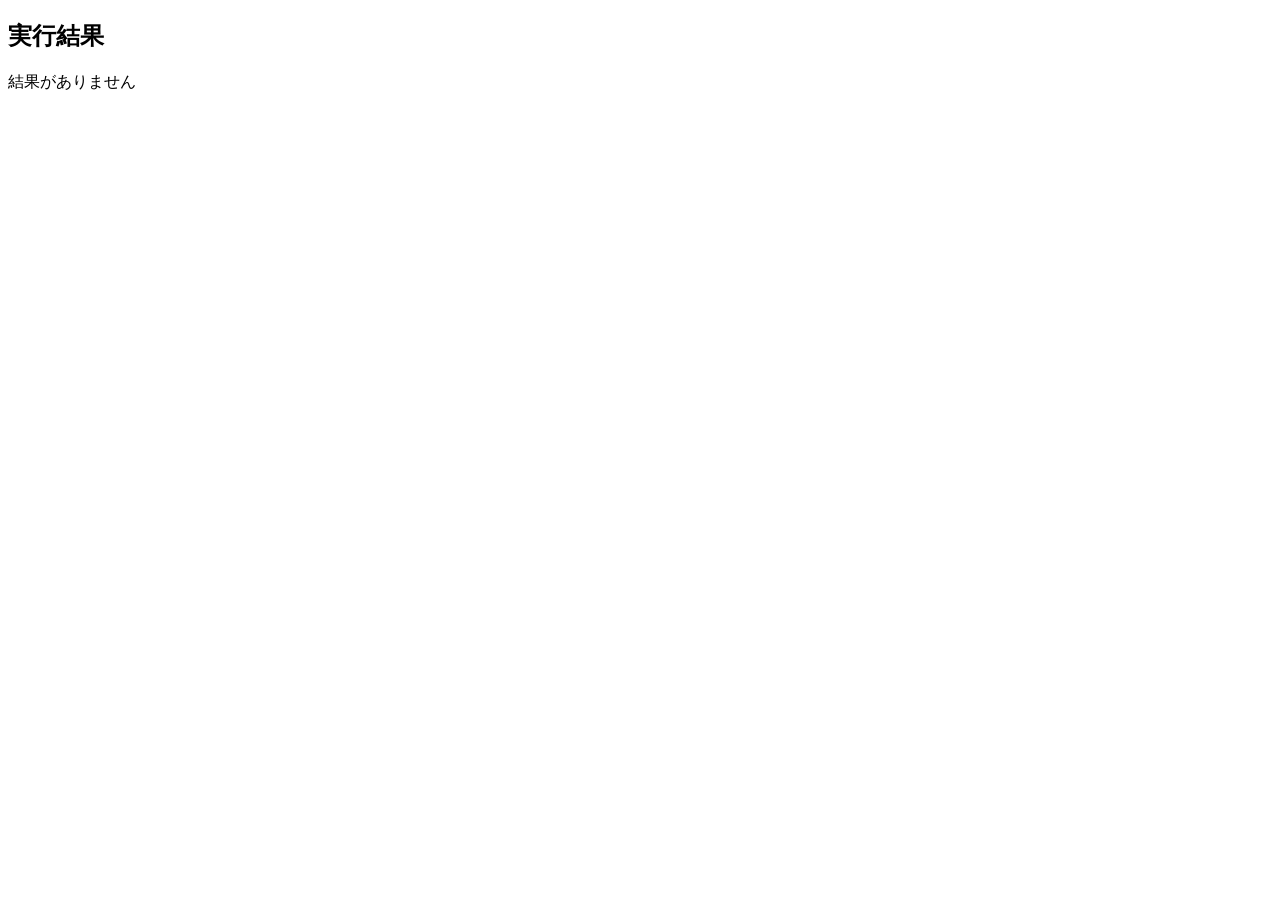
<file: success.html>
<!DOCTYPE html>
<html>
<head>
    <meta charset="UTF-8">
    <title>成功</title>
</head>
<body>

<h2>実行結果</h2>
<p id="result"></p>

<script>
const params = new URLSearchParams(window.location.search);
const result = params.get("result");

if (result) {
    document.getElementById("result").innerText = result;
} else {
    document.getElementById("result").innerText = "結果がありません";
}
</script>

</body>
</html>
</file>
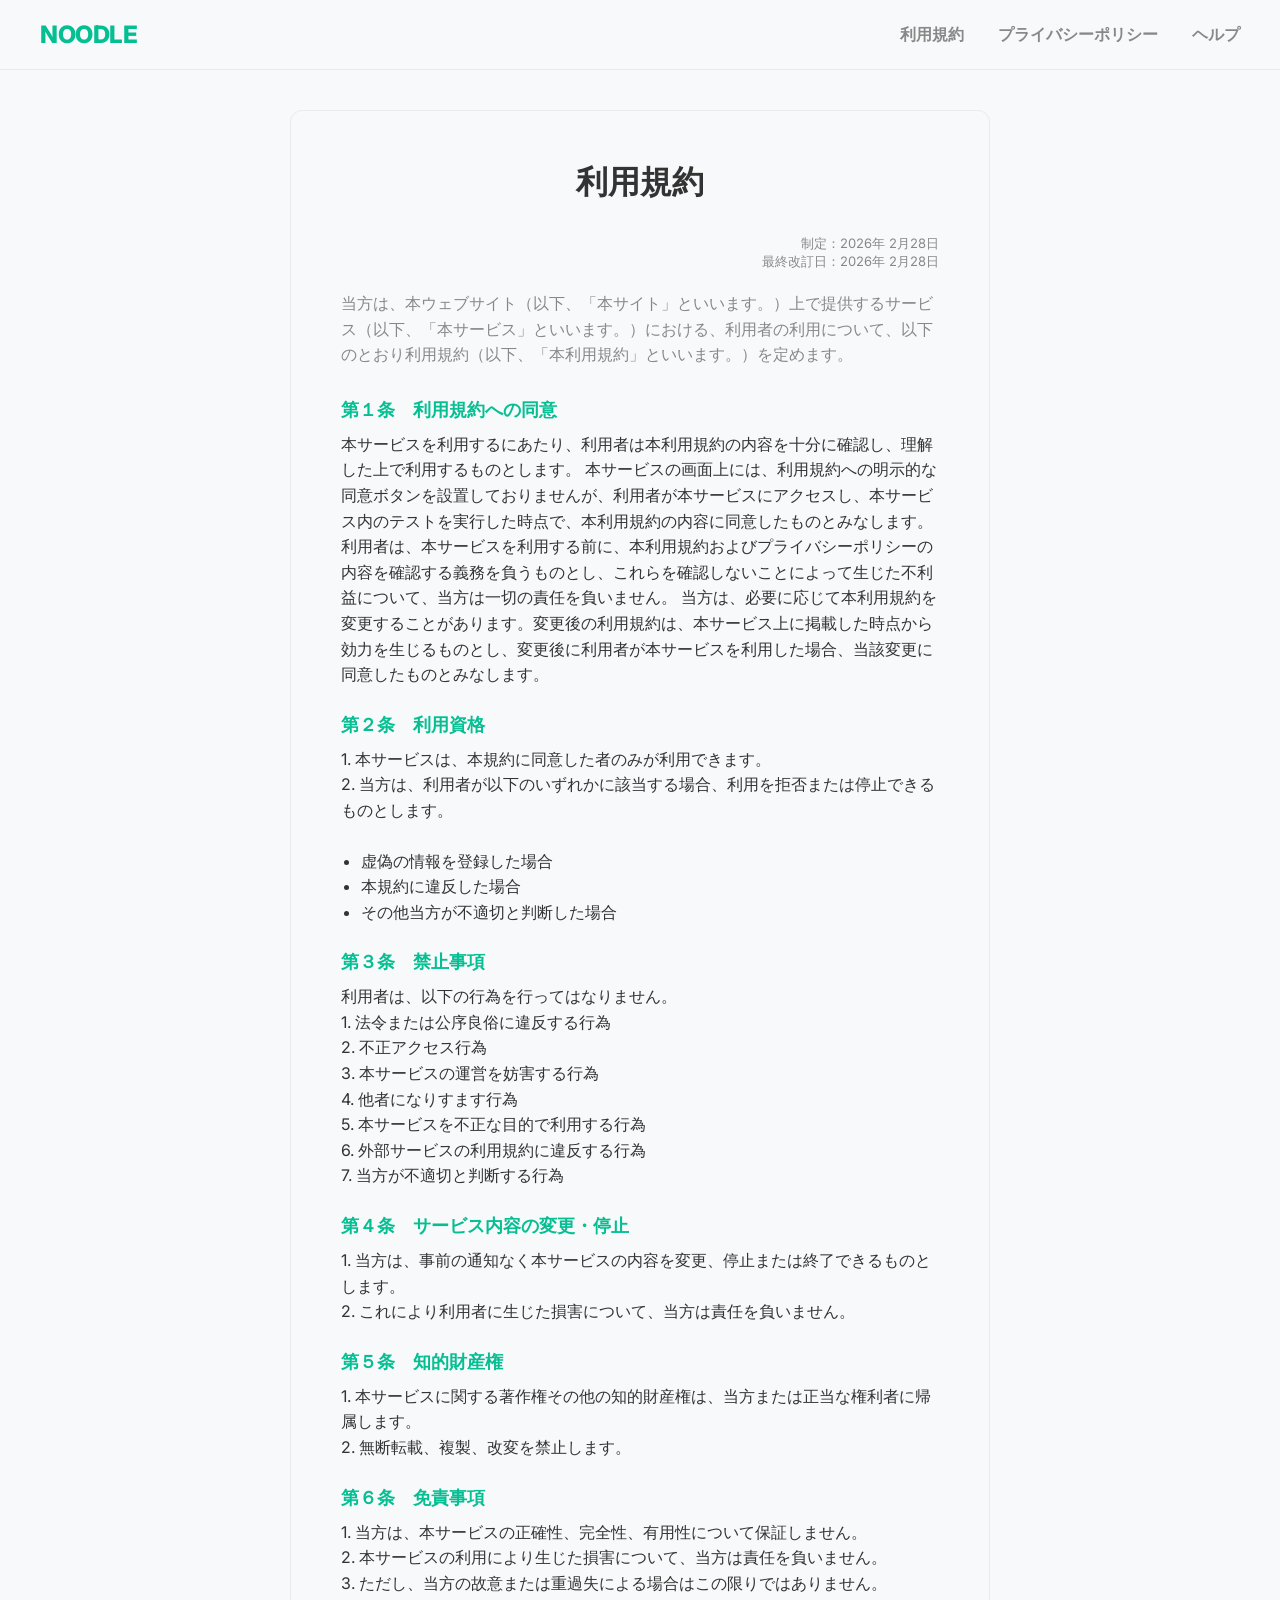
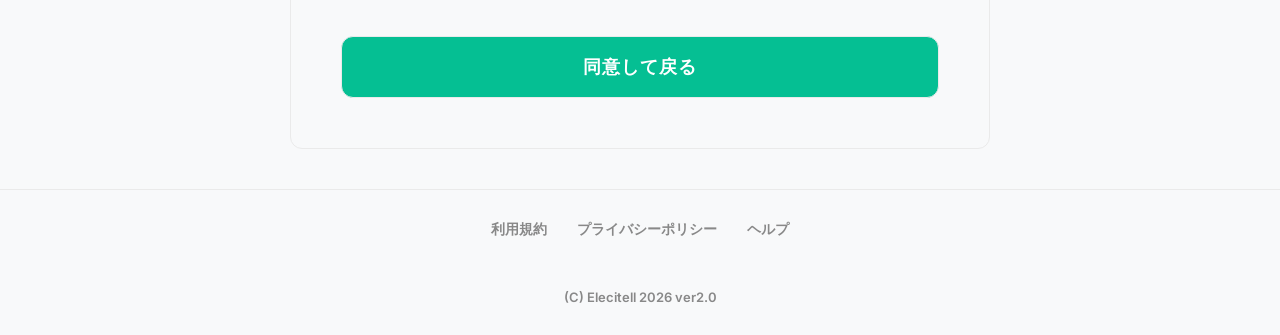
<file: term.html>
<!DOCTYPE html>
<html>

<head>
    <meta charset="UTF-8">
    <meta name="viewport" content="width=device-width, initial-scale=1">

    <!-- CSS読み込み -->
    <link rel="stylesheet" href="/term.css">
    <!-- <link rel="stylesheet" href="../static/term.css"> -->

    <link rel="icon" href="data:,">

    <title>noodle</title>
</head>

<body>
    <header>
        <a class="logo" href="/">noodle</a>
        <div class="row">
            <a href="/term" class="menu">利用規約</a>
            <a href="/policy" class="menu">プライバシーポリシー</a>
            <a href="/help" class="menu">ヘルプ</a>
        </div>
    </header>

    <main>
        <div class="content">
            <h1 style="text-align: center; margin-bottom: 30px; color: var(--text-main);">利用規約</h1>

            <div class="year"
                style="text-align: right; color: var(--text-muted); font-size: 13px; margin-bottom: 20px;">
                <p>
                    制定：2026年 2月28日<br>最終改訂日：2026年 2月28日
                </p>
            </div>

            <p style="margin-bottom: 30px; line-height: 1.6; color: var(--text-muted);">
                当方は、本ウェブサイト（以下、「本サイト」といいます。）上で提供するサービス（以下、「本サービス」といいます。）における、利用者の利用について、以下のとおり利用規約（以下、「本利用規約」といいます。）を定めます。
            </p>

            <h2 style="font-size: 18px; margin-bottom: 10px; color: var(--primary);">第１条　利用規約への同意</h2>
            <p style="margin-bottom: 25px; line-height: 1.6; color: var(--text-main);">
                本サービスを利用するにあたり、利用者は本利用規約の内容を十分に確認し、理解した上で利用するものとします。
                本サービスの画面上には、利用規約への明示的な同意ボタンを設置しておりませんが、利用者が本サービスにアクセスし、本サービス内のテストを実行した時点で、本利用規約の内容に同意したものとみなします。
                利用者は、本サービスを利用する前に、本利用規約およびプライバシーポリシーの内容を確認する義務を負うものとし、これらを確認しないことによって生じた不利益について、当方は一切の責任を負いません。
                当方は、必要に応じて本利用規約を変更することがあります。変更後の利用規約は、本サービス上に掲載した時点から効力を生じるものとし、変更後に利用者が本サービスを利用した場合、当該変更に同意したものとみなします。
            </p>

            <h2 style="font-size: 18px; margin-bottom: 10px; color: var(--primary);">第２条　利用資格</h2>
            <p style="margin-bottom: 25px; line-height: 1.6; color: var(--text-main);">
                1. 本サービスは、本規約に同意した者のみが利用できます。<br>
                2. 当方は、利用者が以下のいずれかに該当する場合、利用を拒否または停止できるものとします。
            </p>
            <ul style="margin-bottom: 25px; padding-left: 20px; line-height: 1.6; color: var(--text-main);">
                <li>虚偽の情報を登録した場合</li>
                <li>本規約に違反した場合</li>
                <li>その他当方が不適切と判断した場合</li>
            </ul>

            <h2 style="font-size: 18px; margin-bottom: 10px; color: var(--primary);">第３条　禁止事項</h2>
            <p style="margin-bottom: 25px; line-height: 1.6; color: var(--text-main);">
                利用者は、以下の行為を行ってはなりません。<br>
                1. 法令または公序良俗に違反する行為<br>
                2. 不正アクセス行為<br>
                3. 本サービスの運営を妨害する行為<br>
                4. 他者になりすます行為<br>
                5. 本サービスを不正な目的で利用する行為<br>
                6. 外部サービスの利用規約に違反する行為<br>
                7. 当方が不適切と判断する行為
            </p>

            <h2 style="font-size: 18px; margin-bottom: 10px; color: var(--primary);">第４条　サービス内容の変更・停止</h2>
            <p style="margin-bottom: 25px; line-height: 1.6; color: var(--text-main);">
                1. 当方は、事前の通知なく本サービスの内容を変更、停止または終了できるものとします。<br>
                2. これにより利用者に生じた損害について、当方は責任を負いません。
            </p>

            <h2 style="font-size: 18px; margin-bottom: 10px; color: var(--primary);">第５条　知的財産権</h2>
            <p style="margin-bottom: 25px; line-height: 1.6; color: var(--text-main);">
                1. 本サービスに関する著作権その他の知的財産権は、当方または正当な権利者に帰属します。<br>
                2. 無断転載、複製、改変を禁止します。
            </p>

            <h2 style="font-size: 18px; margin-bottom: 10px; color: var(--primary);">第６条　免責事項</h2>
            <p style="margin-bottom: 25px; line-height: 1.6; color: var(--text-main);">
                1. 当方は、本サービスの正確性、完全性、有用性について保証しません。<br>
                2. 本サービスの利用により生じた損害について、当方は責任を負いません。<br>
                3. ただし、当方の故意または重過失による場合はこの限りではありません。
            </p>

            <div class="button-wrapper">
                <a class="Form-Btn" href="/"
                    style="text-align: center; display: block; text-decoration: none;">同意して戻る</a>
            </div>
        </div>

    </main>

    <footer>
        <div class="row">
            <a href="/term" class="menu">利用規約</a>
            <a href="/policy" class="menu">プライバシーポリシー</a>
            <a href="/help" class="menu">ヘルプ</a>
            <p>(C) Elecitell 2026 ver2.0</p>
        </div>
    </footer>

</body>

</html>
</file>
<file: test.css>
@import url('https://fonts.googleapis.com/css2?family=Inter:wght@400;600;800&display=swap');

:root {
  --primary: #05BF93;
  --secondary: #2C3E50;
  --bg-color: #F8F9FA;
  --text-main: #333333;
  --text-muted: #888888;
  --border-color: #EAEAEA;
  --border-light: #F0F0F0;
  --hover-bg: #F1F2F6;
  --active-bg: #E8F8F5;
  --radius: 12px;
}

* {
  box-sizing: border-box;
  margin: 0;
  padding: 0;
  font-family: 'Inter', sans-serif;
}

body {
  background: var(--bg-color);
  color: var(--text-main);
  min-height: 100vh;
  display: flex;
  flex-direction: column;
}

/* --------------------
   Header
-------------------- */
header {
  display: flex;
  background: var(--bg-color);
  border-bottom: 1px solid var(--border-color);
  justify-content: space-between;
  align-items: center;
  padding: 20px 40px;
  position: sticky;
  top: 0;
  z-index: 100;
}

.logo {
  font-weight: 800;
  font-size: 24px;
  color: var(--primary);
  text-decoration: none;
  letter-spacing: -0.5px;
  text-transform: uppercase;
}

.menu {
  text-decoration: none;
  color: var(--text-muted);
  font-weight: 600;
  margin-left: 30px;
  transition: color 0.3s ease;
  position: relative;
}

.menu:hover {
  color: var(--primary);
}

.menu::after {
  content: '';
  position: absolute;
  width: 0;
  height: 2px;
  display: block;
  margin-top: 4px;
  right: 0;
  background: var(--primary);
  transition: width 0.3s ease;
  -webkit-transition: width 0.3s ease;
}

.menu:hover::after {
  width: 100%;
  left: 0;
  background: var(--primary);
}

/* --------------------
   Main Context
-------------------- */
main {
  flex: 1;
  display: flex;
  flex-direction: column;
  justify-content: center;
  align-items: center;
  padding: 40px 20px;
}

.content {
  width: 100%;
  max-width: 700px;
  background: var(--bg-color);
  border: 1px solid var(--border-color);
  padding: 50px;
  border-radius: var(--radius);
  animation: slideUp 0.6s cubic-bezier(0.16, 1, 0.3, 1);
}

@keyframes slideUp {
  from {
    opacity: 0;
    transform: translateY(30px);
  }
  to {
    opacity: 1;
    transform: translateY(0);
  }
}

/* --------------------
   Stepper
-------------------- */
.stepper {
  display: flex;
  align-items: center;
  justify-content: space-between;
  width: 100%;
  padding-bottom: 30px;
  margin-bottom: 40px;
  border-bottom: 1px solid var(--border-color);
}

.step {
  display: flex;
  flex-direction: column;
  align-items: center;
  position: relative;
  font-weight: 600;
  font-size: 14px;
  color: var(--text-muted);
  flex: 1;
}

.circle {
  width: 44px;
  height: 44px;
  border-radius: 50%;
  border: 2px solid var(--border-light);
  background: white;
  display: flex;
  align-items: center;
  justify-content: center;
  font-weight: 800;
  color: var(--border-light);
  transition: all 0.4s cubic-bezier(0.4, 0, 0.2, 1);
  margin-bottom: 12px;
}

.line {
  flex: 2;
  height: 2px;
  background: var(--border-light);
  position: relative;
  top: -15px;
  overflow: hidden;
}

.line.completed::after {
  content: "";
  position: absolute;
  inset: 0;
  background: var(--primary);
  animation: lineGrow 0.6s ease forwards;
}

@keyframes lineGrow {
  from { width: 0; }
  to { width: 100%; }
}

.step.completed .circle {
  background: var(--primary);
  border-color: var(--primary);
  color: white;
  animation: pop 0.4s cubic-bezier(0.175, 0.885, 0.32, 1.275);
}

.step.completed .label {
  color: var(--primary);
}

.step.current .circle {
  border-color: var(--primary);
  color: var(--primary);
}

.step.current .label {
  color: var(--primary);
}

.step.current .circle::after {
  content: "";
  width: 16px;
  height: 16px;
  background: var(--primary);
  border-radius: 50%;
  position: absolute;
  animation: pulse 2s infinite cubic-bezier(0.4, 0, 0.6, 1);
}

@keyframes pulse {
  0% {
    transform: scale(0.8);
    opacity: 1;
  }
  70% {
    transform: scale(1.5);
    opacity: 0;
  }
  100% {
    transform: scale(0.8);
    opacity: 0;
  }
}

@keyframes pop {
  0% { transform: scale(0.8); }
  50% { transform: scale(1.1); }
  100% { transform: scale(1); }
}

/* --------------------
   Forms
-------------------- */
.Form-Item {
  margin-bottom: 25px;
  width: 100%;
}

.Form-Item-Label {
  display: flex;
  align-items: center;
  font-weight: 600;
  font-size: 15px;
  margin-bottom: 10px;
  color: var(--text-main);
}

.Form-Item-Label-Required {
  font-size: 11px;
  font-weight: 800;
  background: var(--primary);
  color: white;
  padding: 4px 8px;
  border-radius: 4px;
  margin-right: 10px;
  letter-spacing: 0.5px;
  text-transform: uppercase;
}

.Form-Item-Input {
  width: 100%;
  padding: 16px 20px;
  border: 1px solid var(--border-color);
  border-radius: var(--radius);
  font-size: 16px;
  background: white;
  color: var(--text-main);
  transition: all 0.3s ease;
}

.Form-Item-Input:focus {
  outline: none;
  background: var(--hover-bg);
}

.password-wrapper {
  position: relative;
  width: 100%;
}

.toggle-password {
  position: absolute;
  right: 15px;
  top: 50%;
  transform: translateY(-50%);
  background: none;
  border: none;
  cursor: pointer;
  padding: 5px;
  transition: background 0.2s;
}

.toggle-password:hover {
  background: var(--hover-bg);
}

.eye-icon {
  width: 20px;
  height: 20px;
  stroke: var(--text-main);
  stroke-width: 2;
  fill: none;
}

.eye-icon circle {
  fill: var(--text-main);
}

.eye-slash {
  stroke: var(--text-main);
  stroke-dasharray: 30;
  stroke-dashoffset: 30;
  transition: 0.3s;
}

.closed .eye-slash {
  stroke-dashoffset: 0;
}

.note {
  font-size: 13px;
  color: var(--text-muted);
  margin-top: 8px;
}

/* Radio Buttons */
.radio-group {
  display: flex;
  gap: 30px;
  margin-top: 10px;
}

.radio-group label {
  display: flex;
  align-items: center;
  font-weight: 600;
  cursor: pointer;
  padding: 10px 20px;
  border: 1px solid var(--border-color);
  border-radius: var(--radius);
  background: white;
  transition: all 0.2s;
}

.radio-group label:hover {
  background: var(--hover-bg);
}

.radio-group input[type="radio"] {
  display: none;
}

.radio-group input[type="radio"]:checked+span {
  color: white;
  font-weight: 800;
}


.radio-group label:has(input[type="radio"]:checked) {
  background: var(--primary);
  color: white;
}

.radio-group label:has(input[type="radio"]:checked) span {
  color: white;
}

/* Native Radio Stylings (Fallback if no spans) */
input[type="radio"] {
  appearance: none;
  width: 22px;
  height: 22px;
  border: 1px solid var(--border-color);
  margin-right: 12px;
  position: relative;
  transition: 0.2s;
  border-radius: 50%;
}

input[type="radio"]:checked {
  background: var(--primary);
  box-shadow: inset 0 0 0 4px white;
}

/* Multi-Select */
.multi-select {
  width: 100%;
  position: relative;
}

.selected-box {
  min-height: 52px;
  background: white;
  border: 1px solid var(--border-color);
  border-radius: var(--radius);
  padding: 8px 40px 8px 12px;
  display: flex;
  flex-wrap: wrap;
  gap: 8px;
  cursor: pointer;
  position: relative;
  transition: 0.3s;
}

.selected-box:hover {
  background: var(--hover-bg);
}

.selected-box.open {
  background: var(--hover-bg);
}

.selected-box::after {
  content: "";
  position: absolute;
  right: 16px;
  top: 50%;
  transform: translateY(-50%);
  width: 10px;
  height: 10px;
  border-right: 2px solid var(--text-main);
  border-bottom: 2px solid var(--text-main);
  transform: translateY(-70%) rotate(45deg);
  transition: 0.3s;
}

.selected-box.open::after {
  transform: translateY(-30%) rotate(225deg);
}

.placeholder {
  color: var(--text-muted);
  padding: 6px;
  font-size: 16px;
}

.tag {
  background: var(--primary);
  color: white;
  padding: 6px 12px;
  border-radius: 6px;
  font-size: 14px;
  font-weight: 600;
  display: flex;
  align-items: center;
  gap: 8px;
  animation: pop 0.2s cubic-bezier(0.175, 0.885, 0.32, 1.275);
}

.tag button {
  background: none;
  border: none;
  color: white;
  font-size: 18px;
  cursor: pointer;
  display: flex;
  align-items: center;
  justify-content: center;
}

.tag button:hover {
  color: var(--border-light);
}

.dropdown {
  position: absolute;
  width: 100%;
  background: white;
  border: 1px solid var(--border-color);
  border-top: none;
  border-radius: 0 0 var(--radius) var(--radius);
  margin-top: 0px;
  padding: 12px;
  max-height: 250px;
  overflow-y: auto;
  z-index: 20;
  display: none;
}

.dropdown label {
  display: flex;
  align-items: center;
  padding: 10px;
  cursor: pointer;
  transition: 0.2s;
  font-size: 15px;
  border: 2px solid transparent;
  border-radius: 6px;
}

.dropdown label:hover {
  background: var(--hover-bg);
  border-color: var(--border-color);
}

.dropdown .checkbox {
  appearance: none;
  width: 20px;
  height: 20px;
  border: 1px solid var(--border-color);
  border-radius: 4px;
  margin-right: 12px;
  position: relative;
  transition: 0.2s;
}

.dropdown .checkbox:checked {
  background: var(--primary);
  border-color: var(--primary);
}

.dropdown .checkbox:checked::after {
  content: "";
  position: absolute;
  left: 5px;
  top: 1px;
  width: 5px;
  height: 10px;
  border: solid white;
  border-width: 0 2px 2px 0;
  transform: rotate(45deg);
}

/* Checkbox Item */
.checkboxItem {
  display: flex;
  align-items: center;
  font-size: 15px;
  font-weight: 600;
  color: var(--text-main);
  cursor: pointer;
  margin-top: 30px;
}

.checkboxItem .checkbox {
  appearance: none;
  width: 22px;
  height: 22px;
  border: 1px solid var(--border-color);
  border-radius: 4px;
  margin-right: 12px;
  position: relative;
  transition: 0.2s;
  cursor: pointer;
}

.checkboxItem .checkbox:checked {
  background: var(--primary);
  border-color: var(--primary);
}

.checkboxItem .checkbox:checked::after {
  content: "";
  position: absolute;
  left: 6px;
  top: 2px;
  width: 6px;
  height: 11px;
  border: solid white;
  border-width: 0 2px 2px 0;
  transform: rotate(45deg);
}

/* Button */
.button-wrapper {
  margin-top: 40px;
}

.Form-Btn {
  width: 100%;
  padding: 18px;
  background: var(--primary);
  color: white;
  border: 1px solid var(--border-color);
  border-radius: var(--radius);
  font-size: 18px;
  font-weight: 800;
  cursor: pointer;
  transition: all 0.2s;
  text-transform: uppercase;
  letter-spacing: 1px;
}

.Form-Btn:hover:not(:disabled) {
  background: var(--secondary);
}

.Form-Btn:active:not(:disabled) {
  transform: scale(0.98);
}

.Form-Btn:disabled {
  background: var(--secondary);
  color: var(--bg-color);
  border-color: var(--border-light);
  cursor: not-allowed;
}

/* --------------------
   Footer
-------------------- */
footer {
  margin-top: auto;
  background: var(--bg-color);
  border-top: 1px solid var(--border-color);
  padding: 30px 40px;
}

footer .row {
  display: flex;
  justify-content: center;
  align-items: center;
  flex-wrap: wrap;
  gap: 30px;
  max-width: 800px;
  margin: 0 auto;
}

footer .menu {
  margin: 0;
  font-size: 14px;
}

footer p {
  width: 100%;
  text-align: center;
  color: var(--text-muted);
  font-size: 13px;
  margin-top: 20px;
  font-weight: 600;
}

/* --------------------
   Responsive
-------------------- */
@media screen and (max-width: 768px) {
  header {
    flex-direction: column;
    padding: 15px 20px;
    gap: 15px;
  }

  header .row {
    display: flex;
    flex-wrap: wrap;
    justify-content: center;
    gap: 15px;
  }

  .logo {
    font-size: 22px;
  }

  .menu {
    margin-left: 0;
    font-size: 14px;
  }

  .content {
    padding: 30px 20px;
  }

  .stepper {
    flex-direction: row;
    gap: 5px;
    padding-bottom: 20px;
  }

  .circle {
    width: 32px;
    height: 32px;
    font-size: 14px;
    margin-bottom: 8px;
  }

  .step .label {
    font-size: 12px;
  }

  .line {
    top: -10px;
  }

  .radio-group {
    flex-direction: column;
    gap: 15px;
  }
}
</file>
<file: load.css>
@import url('https://fonts.googleapis.com/css2?family=Inter:wght@400;600;800&display=swap');

:root {
  --primary: #05BF93;
  --secondary: #2C3E50;
  --bg-color: #F8F9FA;
  --text-main: #333333;
  --text-muted: #888888;
  --border-color: #EAEAEA;
  --border-light: #F0F0F0;
  --hover-bg: #F1F2F6;
  --active-bg: #E8F8F5;
  --radius: 12px;
}

* {
  box-sizing: border-box;
  margin: 0;
  padding: 0;
  font-family: 'Inter', sans-serif;
}

body {
  background: var(--bg-color);
  color: var(--text-main);
  min-height: 100vh;
  display: flex;
  flex-direction: column;
}

header {
  display: flex;
  background: var(--bg-color);
  border-bottom: 1px solid var(--border-color);
  justify-content: space-between;
  align-items: center;
  padding: 20px 40px;
  position: sticky;
  top: 0;
  z-index: 100;
}

.logo {
  font-weight: 800;
  font-size: 24px;
  color: var(--primary);
  text-decoration: none;
  letter-spacing: -0.5px;
  text-transform: uppercase;
}

.menu {
  text-decoration: none;
  color: var(--text-muted);
  font-weight: 600;
  margin-left: 30px;
  transition: color 0.3s ease;
  position: relative;
}

.menu:hover {
  color: var(--primary);
}

.menu::after {
  content: '';
  position: absolute;
  width: 0;
  height: 2px;
  display: block;
  margin-top: 4px;
  right: 0;
  background: var(--primary);
  transition: width 0.3s ease;
  -webkit-transition: width 0.3s ease;
}

.menu:hover::after {
  width: 100%;
  left: 0;
  background: var(--primary);
}

.content {
  width: 100%;
  max-width: 700px;
  margin: 40px auto 0;
  padding: 0 20px;
}

.stepper {
  display: flex;
  align-items: center;
  justify-content: space-between;
  width: 100%;
}

.step {
  display: flex;
  flex-direction: column;
  align-items: center;
  position: relative;
  font-weight: 600;
  font-size: 14px;
  color: var(--text-muted);
  flex: 1;
}

.circle {
  width: 44px;
  height: 44px;
  border-radius: 50%;
  border: 2px solid var(--border-light);
  background: white;
  display: flex;
  align-items: center;
  justify-content: center;
  font-weight: 800;
  color: var(--border-light);
  transition: all 0.4s cubic-bezier(0.4, 0, 0.2, 1);
  margin-bottom: 12px;
}

.line {
  flex: 2;
  height: 2px;
  background: var(--border-light);
  position: relative;
  top: -15px;
  overflow: hidden;
}

.line.completed::after {
  content: "";
  position: absolute;
  inset: 0;
  background: var(--primary);
  animation: lineGrow 0.6s ease forwards;
}

@keyframes lineGrow {
  from { width: 0; }
  to { width: 100%; }
}

.step.completed .circle {
  background: var(--primary);
  border-color: var(--primary);
  color: white;
}

.step.completed .label {
  color: var(--primary);
}

.step.current .circle {
  border-color: var(--primary);
  color: var(--primary);
}

.step.current .label {
  color: var(--primary);
}

.step.current .circle::after {
  content: "";
  width: 16px;
  height: 16px;
  background: var(--primary);
  border-radius: 50%;
  position: absolute;
  animation: pulse 2s infinite cubic-bezier(0.4, 0, 0.6, 1);
}

@keyframes pulse {
  0% {
    transform: scale(0.8);
    opacity: 1;
  }
  70% {
    transform: scale(1.5);
    opacity: 0;
  }
  100% {
    transform: scale(0.8);
    opacity: 0;
  }
}

main {
  flex: 1;
  display: flex;
  flex-direction: column;
  justify-content: center;
  align-items: center;
  padding: 40px 20px;
}

h1 {
  font-size: 20px;
  font-weight: 800;
  color: var(--text-main);
  margin-top: 40px;
  text-align: center;
}

/* Modern Chic B&W Spinning Dots Animation */
.loader {
  color: var(--primary);
  font-size: 20px;
  margin: 100px auto;
  width: 1em;
  height: 1em;
  border-radius: 50%;
  position: relative;
  text-indent: -9999em;
  -webkit-animation: load4 1.3s infinite linear;
  animation: load4 1.3s infinite linear;
  -webkit-transform: translateZ(0);
  -ms-transform: translateZ(0);
  transform: translateZ(0);
}
@-webkit-keyframes load4 {
  0%,
  100% {
    box-shadow: 0 -3em 0 0.2em, 2em -2em 0 0em, 3em 0 0 -1em, 2em 2em 0 -1em, 0 3em 0 -1em, -2em 2em 0 -1em, -3em 0 0 -1em, -2em -2em 0 0;
  }
  12.5% {
    box-shadow: 0 -3em 0 0, 2em -2em 0 0.2em, 3em 0 0 0, 2em 2em 0 -1em, 0 3em 0 -1em, -2em 2em 0 -1em, -3em 0 0 -1em, -2em -2em 0 -1em;
  }
  25% {
    box-shadow: 0 -3em 0 -0.5em, 2em -2em 0 0, 3em 0 0 0.2em, 2em 2em 0 0, 0 3em 0 -1em, -2em 2em 0 -1em, -3em 0 0 -1em, -2em -2em 0 -1em;
  }
  37.5% {
    box-shadow: 0 -3em 0 -1em, 2em -2em 0 -1em, 3em 0em 0 0, 2em 2em 0 0.2em, 0 3em 0 0em, -2em 2em 0 -1em, -3em 0em 0 -1em, -2em -2em 0 -1em;
  }
  50% {
    box-shadow: 0 -3em 0 -1em, 2em -2em 0 -1em, 3em 0 0 -1em, 2em 2em 0 0em, 0 3em 0 0.2em, -2em 2em 0 0, -3em 0em 0 -1em, -2em -2em 0 -1em;
  }
  62.5% {
    box-shadow: 0 -3em 0 -1em, 2em -2em 0 -1em, 3em 0 0 -1em, 2em 2em 0 -1em, 0 3em 0 0, -2em 2em 0 0.2em, -3em 0 0 0, -2em -2em 0 -1em;
  }
  75% {
    box-shadow: 0em -3em 0 -1em, 2em -2em 0 -1em, 3em 0em 0 -1em, 2em 2em 0 -1em, 0 3em 0 -1em, -2em 2em 0 0, -3em 0em 0 0.2em, -2em -2em 0 0;
  }
  87.5% {
    box-shadow: 0em -3em 0 0, 2em -2em 0 -1em, 3em 0 0 -1em, 2em 2em 0 -1em, 0 3em 0 -1em, -2em 2em 0 0, -3em 0em 0 0, -2em -2em 0 0.2em;
  }
}
@keyframes load4 {
  0%,
  100% {
    box-shadow: 0 -3em 0 0.2em, 2em -2em 0 0em, 3em 0 0 -1em, 2em 2em 0 -1em, 0 3em 0 -1em, -2em 2em 0 -1em, -3em 0 0 -1em, -2em -2em 0 0;
  }
  12.5% {
    box-shadow: 0 -3em 0 0, 2em -2em 0 0.2em, 3em 0 0 0, 2em 2em 0 -1em, 0 3em 0 -1em, -2em 2em 0 -1em, -3em 0 0 -1em, -2em -2em 0 -1em;
  }
  25% {
    box-shadow: 0 -3em 0 -0.5em, 2em -2em 0 0, 3em 0 0 0.2em, 2em 2em 0 0, 0 3em 0 -1em, -2em 2em 0 -1em, -3em 0 0 -1em, -2em -2em 0 -1em;
  }
  37.5% {
    box-shadow: 0 -3em 0 -1em, 2em -2em 0 -1em, 3em 0em 0 0, 2em 2em 0 0.2em, 0 3em 0 0em, -2em 2em 0 -1em, -3em 0em 0 -1em, -2em -2em 0 -1em;
  }
  50% {
    box-shadow: 0 -3em 0 -1em, 2em -2em 0 -1em, 3em 0 0 -1em, 2em 2em 0 0em, 0 3em 0 0.2em, -2em 2em 0 0, -3em 0em 0 -1em, -2em -2em 0 -1em;
  }
  62.5% {
    box-shadow: 0 -3em 0 -1em, 2em -2em 0 -1em, 3em 0 0 -1em, 2em 2em 0 -1em, 0 3em 0 0, -2em 2em 0 0.2em, -3em 0 0 0, -2em -2em 0 -1em;
  }
  75% {
    box-shadow: 0em -3em 0 -1em, 2em -2em 0 -1em, 3em 0em 0 -1em, 2em 2em 0 -1em, 0 3em 0 -1em, -2em 2em 0 0, -3em 0em 0 0.2em, -2em -2em 0 0;
  }
  87.5% {
    box-shadow: 0em -3em 0 0, 2em -2em 0 -1em, 3em 0 0 -1em, 2em 2em 0 -1em, 0 3em 0 -1em, -2em 2em 0 0, -3em 0em 0 0, -2em -2em 0 0.2em;
  }
}

footer {
  margin-top: auto;
  background: var(--bg-color);
  border-top: 1px solid var(--border-color);
  padding: 30px 40px;
}

footer .row {
  display: flex;
  justify-content: center;
  align-items: center;
  flex-wrap: wrap;
  gap: 30px;
  max-width: 800px;
  margin: 0 auto;
}

footer .menu {
  margin: 0;
  font-size: 14px;
}

footer p {
  width: 100%;
  text-align: center;
  color: var(--text-muted);
  font-size: 13px;
  margin-top: 20px;
  font-weight: 600;
}

@media screen and (max-width: 768px) {
  header {
    flex-direction: column;
    padding: 15px 20px;
    gap: 15px;
  }

  header .row {
    display: flex;
    flex-wrap: wrap;
    justify-content: center;
    gap: 15px;
  }

  .logo {
    font-size: 22px;
  }

  .menu {
    margin-left: 0;
    font-size: 14px;
  }

  .stepper {
    flex-direction: row;
    gap: 5px;
  }

  .circle {
    width: 32px;
    height: 32px;
    font-size: 14px;
    margin-bottom: 8px;
  }

  .step .label {
    font-size: 12px;
  }

  .line {
    top: -10px;
  }
}

/* Button */
.button-wrapper {
  margin-top: 40px;
}

.Form-Btn {
  width: 100%;
  padding: 18px;
  background: var(--primary);
  color: white;
  border: 1px solid var(--border-color);
  border-radius: var(--radius);
  font-size: 18px;
  font-weight: 800;
  cursor: pointer;
  transition: all 0.2s;
  text-transform: uppercase;
  letter-spacing: 1px;
}

.Form-Btn:hover:not(:disabled) {
  background: var(--secondary);
}

.Form-Btn:active:not(:disabled) {
  transform: scale(0.98);
}

.Form-Btn:disabled {
  background: var(--secondary);
  color: var(--bg-color);
  border-color: var(--border-light);
  cursor: not-allowed;
}
</file>
<file: term.css>
@import url('https://fonts.googleapis.com/css2?family=Inter:wght@400;600;800&display=swap');

:root {
  --primary: #05BF93;
  --secondary: #2C3E50;
  --bg-color: #F8F9FA;
  --text-main: #333333;
  --text-muted: #888888;
  --border-color: #EAEAEA;
  --border-light: #F0F0F0;
  --hover-bg: #F1F2F6;
  --active-bg: #E8F8F5;
  --radius: 12px;
}

* {
  box-sizing: border-box;
  margin: 0;
  padding: 0;
  font-family: 'Inter', sans-serif;
}

body {
  background: var(--bg-color);
  color: var(--text-main);
  min-height: 100vh;
  display: flex;
  flex-direction: column;
}

/* --------------------
   Header
-------------------- */
header {
  display: flex;
  background: var(--bg-color);
  border-bottom: 1px solid var(--border-color);
  justify-content: space-between;
  align-items: center;
  padding: 20px 40px;
  position: sticky;
  top: 0;
  z-index: 100;
}

.logo {
  font-weight: 800;
  font-size: 24px;
  color: var(--primary);
  text-decoration: none;
  letter-spacing: -0.5px;
  text-transform: uppercase;
}

.menu {
  text-decoration: none;
  color: var(--text-muted);
  font-weight: 600;
  margin-left: 30px;
  transition: color 0.3s ease;
  position: relative;
}

.menu:hover {
  color: var(--primary);
}

.menu::after {
  content: '';
  position: absolute;
  width: 0;
  height: 2px;
  display: block;
  margin-top: 4px;
  right: 0;
  background: var(--primary);
  transition: width 0.3s ease;
  -webkit-transition: width 0.3s ease;
}

.menu:hover::after {
  width: 100%;
  left: 0;
  background: var(--primary);
}

/* --------------------
   Main Context
-------------------- */
main {
  flex: 1;
  display: flex;
  justify-content: center;
  align-items: flex-start;
  padding: 40px 20px;
}

.content {
  width: 100%;
  max-width: 700px;
  background: var(--bg-color);
  border: 1px solid var(--border-color);
  padding: 50px;
  border-radius: var(--radius);
  animation: slideUp 0.6s cubic-bezier(0.16, 1, 0.3, 1);
}

@keyframes slideUp {
  from {
    opacity: 0;
    transform: translateY(30px);
  }
  to {
    opacity: 1;
    transform: translateY(0);
  }
}

/* --------------------
   Forms & Elements
-------------------- */
.Form-Item {
  margin-bottom: 25px;
  width: 100%;
}

.button-wrapper {
  margin-top: 40px;
}

.Form-Btn {
  width: 100%;
  padding: 18px;
  background: var(--primary);
  color: white;
  border: 1px solid var(--border-color);
  border-radius: var(--radius);
  font-size: 18px;
  font-weight: 800;
  cursor: pointer;
  transition: all 0.2s;
  text-transform: uppercase;
  letter-spacing: 1px;
}

.Form-Btn:hover:not(:disabled) {
  background: var(--secondary);
}

.Form-Btn:active:not(:disabled) {
  transform: scale(0.98);
}

.Form-Btn:disabled {
  background: var(--hover-bg);
  color: var(--border-light);
  border-color: var(--border-light);
  cursor: not-allowed;
}

/* --------------------
   Footer
-------------------- */
footer {
  margin-top: auto;
  background: var(--bg-color);
  border-top: 1px solid var(--border-color);
  padding: 30px 40px;
}

footer .row {
  display: flex;
  justify-content: center;
  align-items: center;
  flex-wrap: wrap;
  gap: 30px;
  max-width: 800px;
  margin: 0 auto;
}

footer .menu {
  margin: 0;
  font-size: 14px;
}

footer p {
  width: 100%;
  text-align: center;
  color: var(--text-muted);
  font-size: 13px;
  margin-top: 20px;
  font-weight: 600;
}

/* --------------------
   Responsive
-------------------- */
@media screen and (max-width: 768px) {
  header {
    flex-direction: column;
    padding: 15px 20px;
    gap: 15px;
  }

  header .row {
    display: flex;
    flex-wrap: wrap;
    justify-content: center;
    gap: 15px;
  }

  .logo {
    font-size: 22px;
  }

  .menu {
    margin-left: 0;
    font-size: 14px;
  }

  .content {
    padding: 30px 20px;
  }
}
</file>
<file: help.css>
@import url('https://fonts.googleapis.com/css2?family=Inter:wght@400;600;800&display=swap');

:root {
  --primary: #05BF93;
  --secondary: #2C3E50;
  --bg-color: #F8F9FA;
  --text-main: #333333;
  --text-muted: #888888;
  --border-color: #EAEAEA;
  --border-light: #F0F0F0;
  --hover-bg: #F1F2F6;
  --active-bg: #E8F8F5;
  --radius: 12px;
}

* {
  box-sizing: border-box;
  margin: 0;
  padding: 0;
  font-family: 'Inter', sans-serif;
}

body {
  background: var(--bg-color);
  color: var(--text-main);
  min-height: 100vh;
  display: flex;
  flex-direction: column;
}

/* --------------------
   Header
-------------------- */
header {
  display: flex;
  background: var(--bg-color);
  border-bottom: 1px solid var(--border-color);
  justify-content: space-between;
  align-items: center;
  padding: 20px 40px;
  position: sticky;
  top: 0;
  z-index: 100;
}

.logo {
  font-weight: 800;
  font-size: 24px;
  color: var(--primary);
  text-decoration: none;
  letter-spacing: -0.5px;
  text-transform: uppercase;
}

.menu {
  text-decoration: none;
  color: var(--text-muted);
  font-weight: 600;
  margin-left: 30px;
  transition: color 0.3s ease;
  position: relative;
}

.menu:hover {
  color: var(--primary);
}

.menu::after {
  content: '';
  position: absolute;
  width: 0;
  height: 2px;
  display: block;
  margin-top: 4px;
  right: 0;
  background: var(--primary);
  transition: width 0.3s ease;
  -webkit-transition: width 0.3s ease;
}

.menu:hover::after {
  width: 100%;
  left: 0;
  background: var(--primary);
}

/* --------------------
   Main Context
-------------------- */
main {
  flex: 1;
  display: flex;
  justify-content: center;
  align-items: flex-start;
  padding: 40px 20px;
}

.content {
  width: 100%;
  max-width: 700px;
  background: var(--bg-color);
  border: 1px solid var(--border-color);
  padding: 50px;
  border-radius: var(--radius);
  animation: slideUp 0.6s cubic-bezier(0.16, 1, 0.3, 1);
}

@keyframes slideUp {
  from {
    opacity: 0;
    transform: translateY(30px);
  }
  to {
    opacity: 1;
    transform: translateY(0);
  }
}

/* --------------------
   Forms & Elements
-------------------- */
.Form-Item {
  margin-bottom: 25px;
  width: 100%;
}

.button-wrapper {
  margin-top: 40px;
}

.Form-Btn {
  width: 100%;
  padding: 18px;
  background: var(--primary);
  color: white;
  border: 1px solid var(--border-color);
  border-radius: var(--radius);
  font-size: 18px;
  font-weight: 800;
  cursor: pointer;
  transition: all 0.2s;
  text-transform: uppercase;
  letter-spacing: 1px;
}

.Form-Btn:hover:not(:disabled) {
  background: var(--secondary);
}

.Form-Btn:active:not(:disabled) {
  transform: scale(0.98);
}

.Form-Btn:disabled {
  background: var(--hover-bg);
  color: var(--border-light);
  border-color: var(--border-light);
  cursor: not-allowed;
}

/* --------------------
   Footer
-------------------- */
footer {
  margin-top: auto;
  background: var(--bg-color);
  border-top: 1px solid var(--border-color);
  padding: 30px 40px;
}

footer .row {
  display: flex;
  justify-content: center;
  align-items: center;
  flex-wrap: wrap;
  gap: 30px;
  max-width: 800px;
  margin: 0 auto;
}

footer .menu {
  margin: 0;
  font-size: 14px;
}

footer p {
  width: 100%;
  text-align: center;
  color: var(--text-muted);
  font-size: 13px;
  margin-top: 20px;
  font-weight: 600;
}

/* --------------------
   Responsive
-------------------- */
@media screen and (max-width: 768px) {
  header {
    flex-direction: column;
    padding: 15px 20px;
    gap: 15px;
  }

  header .row {
    display: flex;
    flex-wrap: wrap;
    justify-content: center;
    gap: 15px;
  }

  .logo {
    font-size: 22px;
  }

  .menu {
    margin-left: 0;
    font-size: 14px;
  }

  .content {
    padding: 30px 20px;
  }
}
</file>
